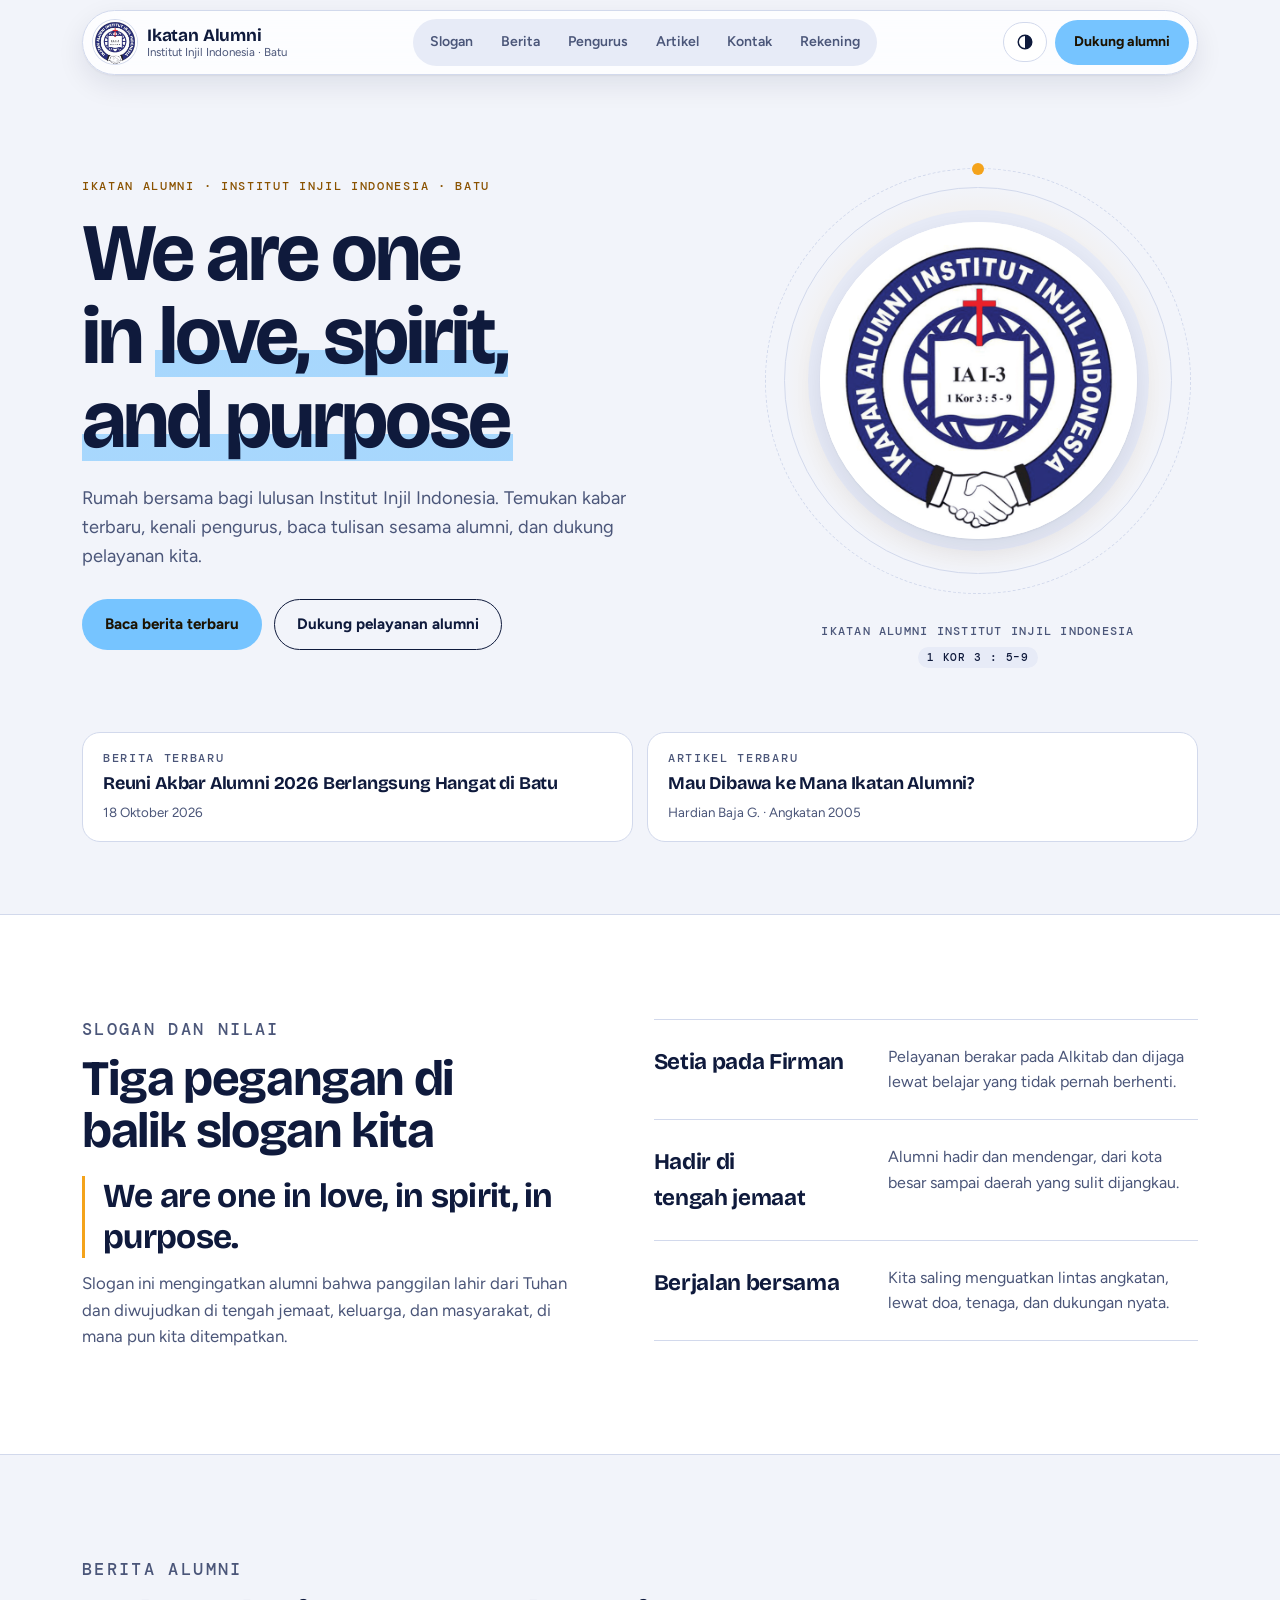
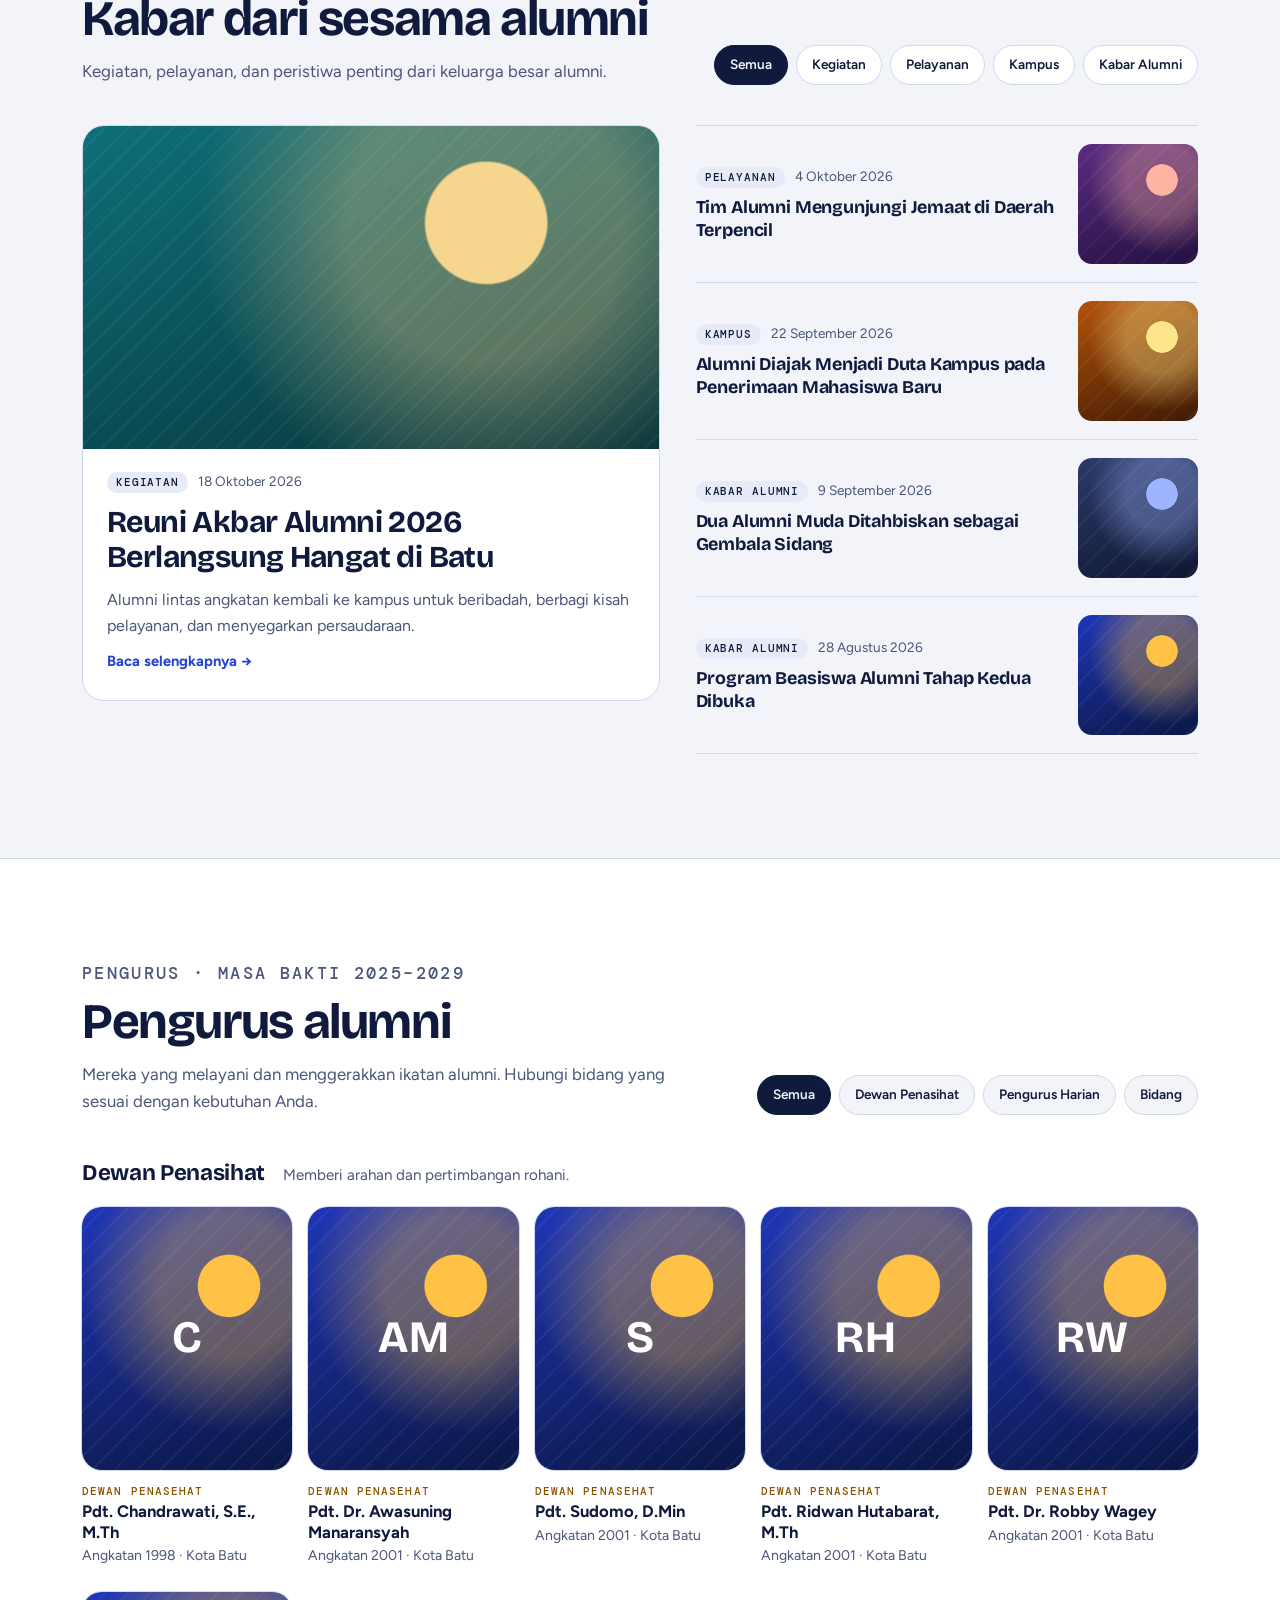
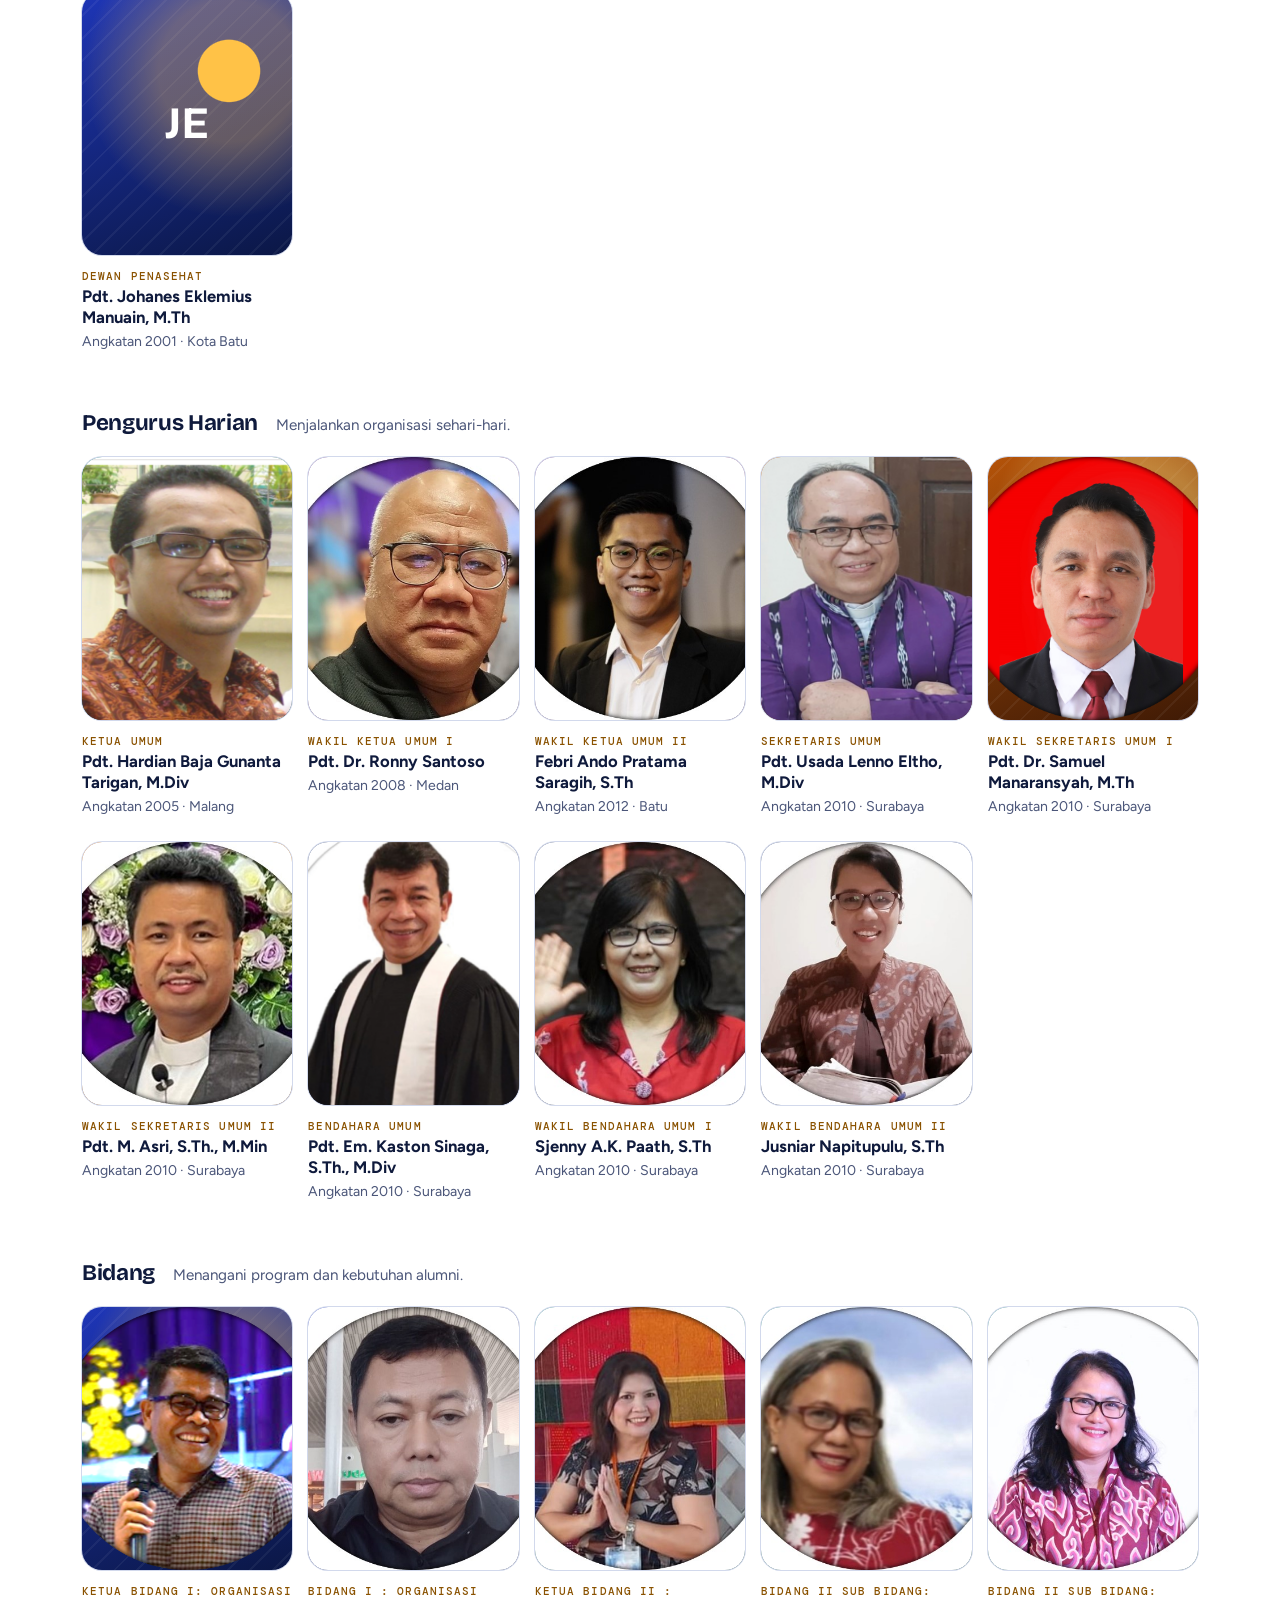
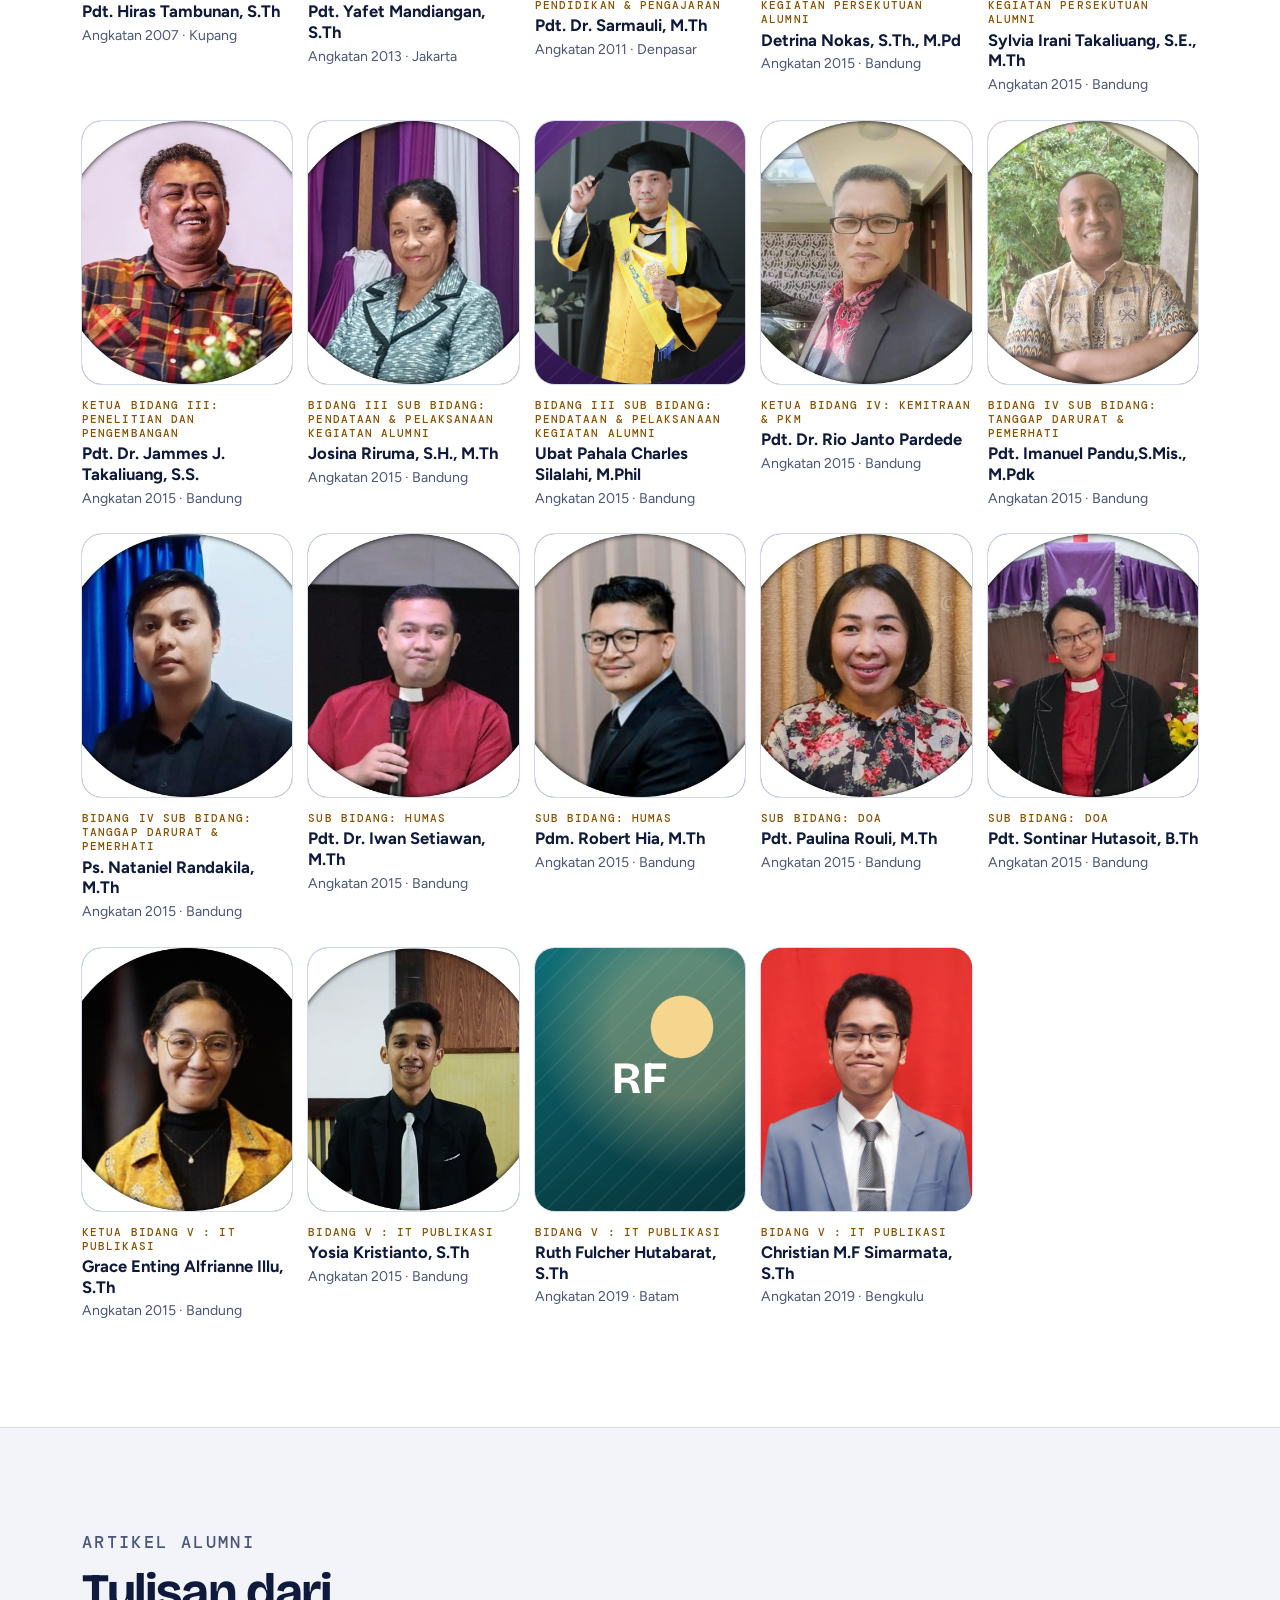
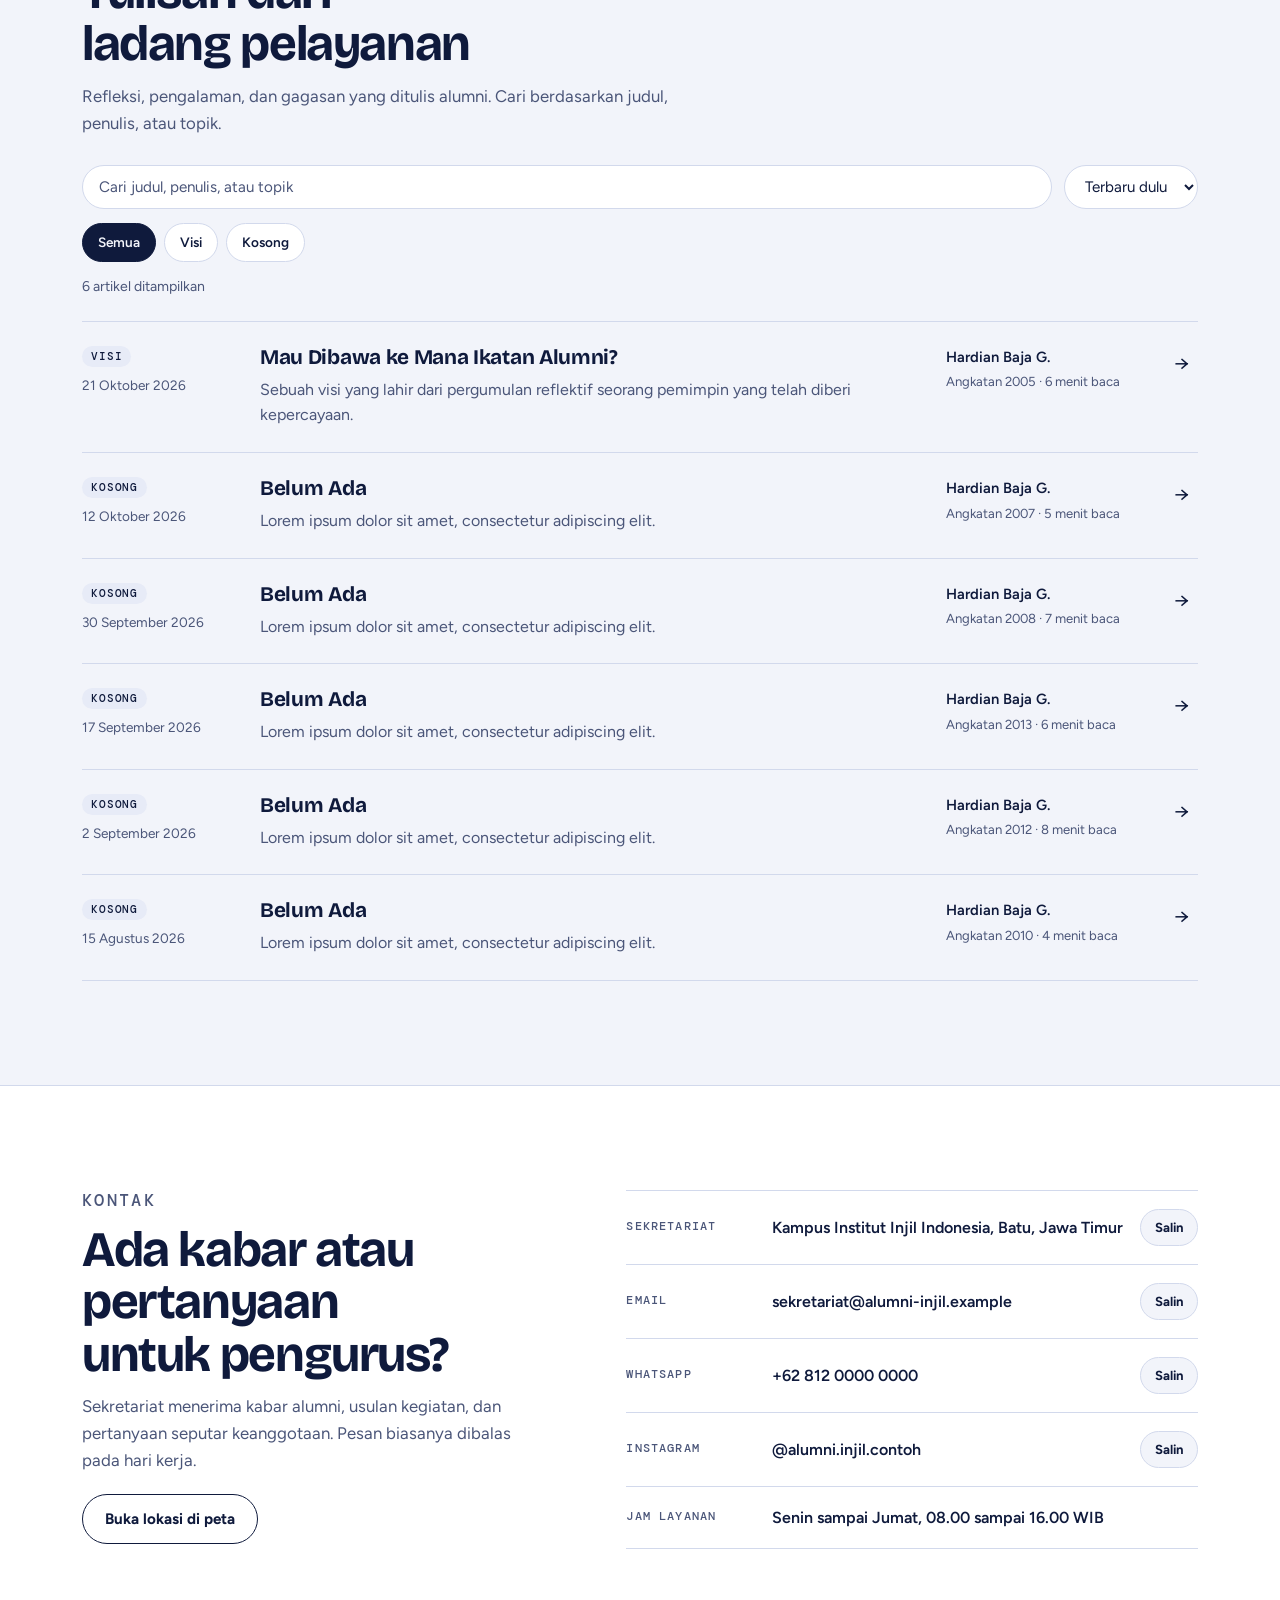
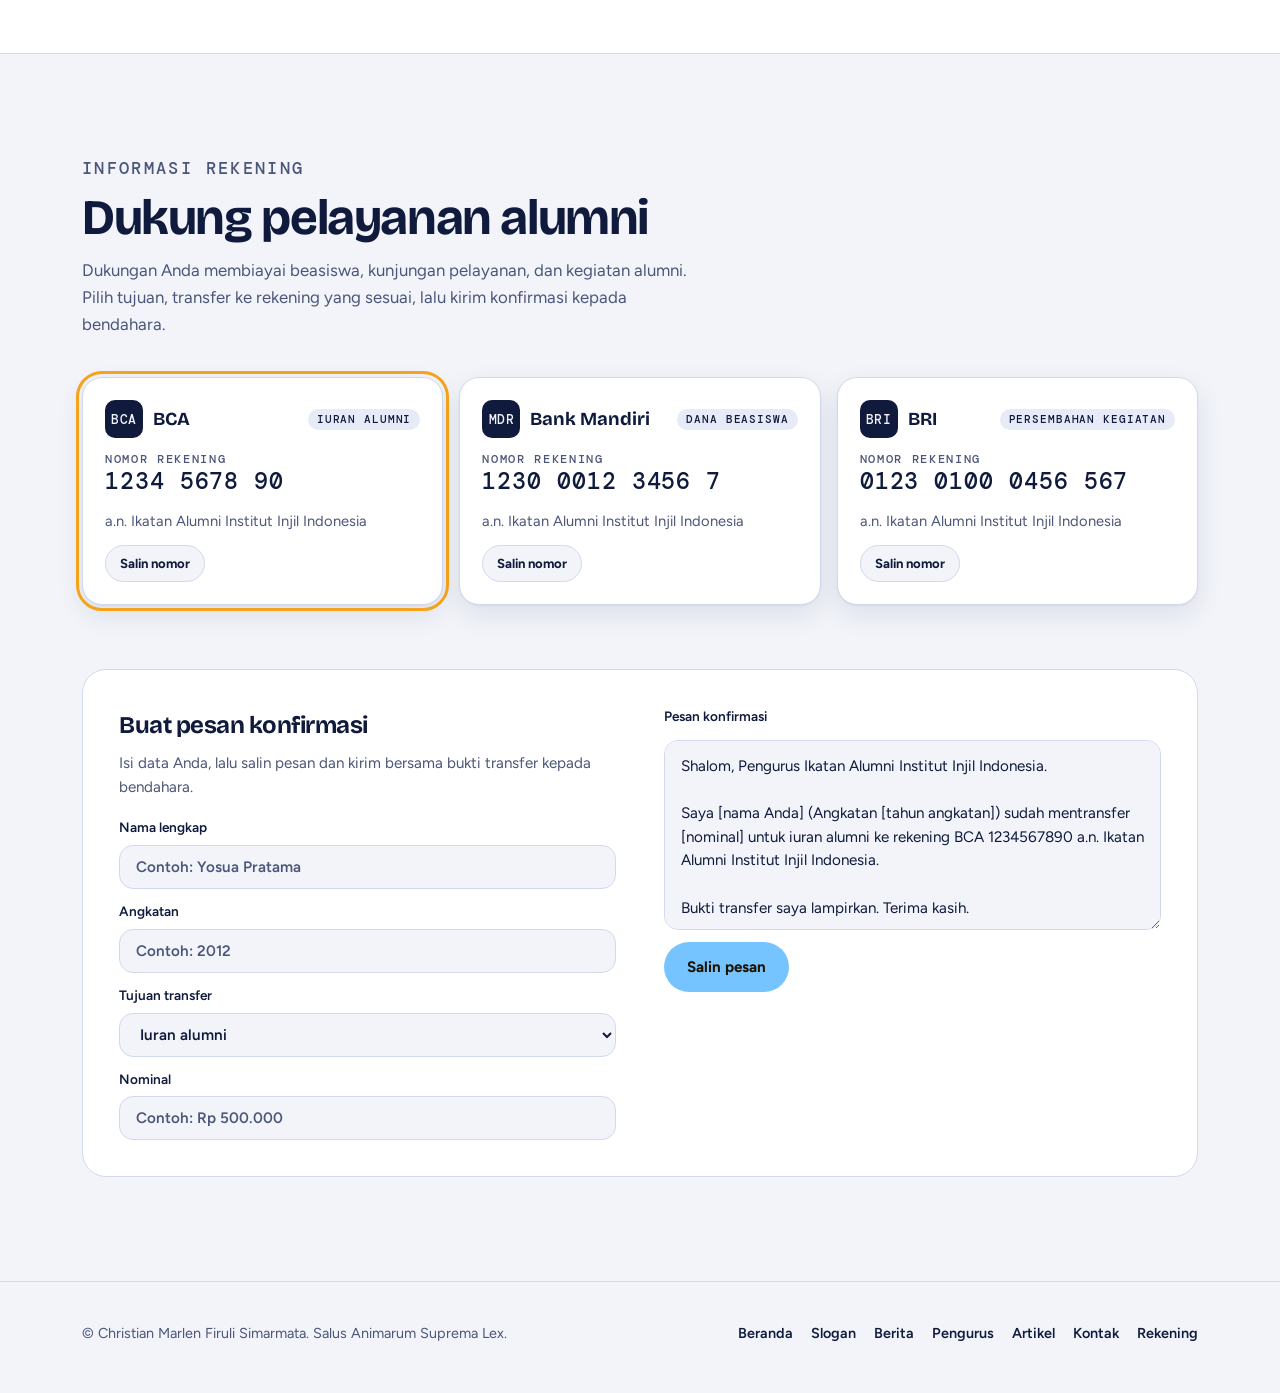
<file: index.html>
<!doctype html>
<html lang="id">
  <head>
    <meta charset="utf-8" />
    <meta
      name="viewport"
      content="width=device-width, initial-scale=1, viewport-fit=cover"
    />
    <title>IA I-3</title>
    <link
      rel="stylesheet"
      href="https://fonts.googleapis.com/css2?family=Bricolage+Grotesque:opsz,wght@12..96,500..800&family=DM+Mono:wght@400;500&family=Figtree:wght@400;500;600;700&display=swap"
    />
    <link rel="stylesheet" href="css/index.css" />
    <script src="js/index.js" defer></script>
  </head>
  <body>
    <a class="skip" href="#main">Lewati ke konten</a>

    <!--div class="notice" id="notice" role="note" hidden>
      <div class="wrap notice-in">
        <p>
          Mode contoh: nama, foto, dan nomor rekening di halaman ini masih data
          sampel. Ganti isi <code>CONTENT</code> di bagian bawah file sebelum
          dipakai.
        </p>
        <button type="button" data-action="dismiss-notice">Tutup</button>
      </div>
    </div-->

    <header class="site-header">
      <div class="wrap">
        <div class="dock">
          <a
            class="brand"
            href="#beranda"
            aria-label="Alumni Institut Injil Indonesia, ke beranda"
          >
            <span class="brand-logo" id="brandLogo"></span>
            <span class="brand-text"
              ><b>Ikatan Alumni</b
              ><span>Institut Injil Indonesia · Batu</span></span
            >
          </a>
          <nav
            class="nav-links"
            aria-label="Navigasi utama"
            id="navLinks"
          ></nav>
          <div class="nav-tools">
            <button
              class="icon-btn"
              type="button"
              data-action="theme"
              aria-label="Ganti tema terang atau gelap"
            >
              <svg
                width="18"
                height="18"
                viewBox="0 0 24 24"
                aria-hidden="true"
              >
                <circle
                  cx="12"
                  cy="12"
                  r="9"
                  fill="none"
                  stroke="currentColor"
                  stroke-width="2"
                />
                <path d="M12 3a9 9 0 0 1 0 18z" fill="currentColor" />
              </svg>
            </button>
            <a class="btn btn-primary nav-cta" href="#rekening"
              >Dukung alumni</a
            >
            <button
              class="icon-btn menu-btn"
              type="button"
              data-action="menu"
              aria-expanded="false"
              aria-controls="mobileMenu"
            >
              <span class="bars" aria-hidden="true"></span
              ><span class="menu-label">Menu</span>
            </button>
          </div>
        </div>
        <nav
          class="sheet"
          id="mobileMenu"
          aria-label="Navigasi seluler"
          hidden
        ></nav>
      </div>
    </header>

    <main id="main">
      <section class="hero" id="beranda" data-spy>
        <div class="wrap">
          <div class="hero-grid">
            <div class="hero-copy">
              <p class="eyebrow" id="heroEyebrow"></p>
              <h1 id="heroTitle"></h1>
              <p class="lede" id="heroLede"></p>
              <div class="cta-row">
                <a class="btn btn-primary" href="#berita"
                  >Baca berita terbaru</a
                >
                <a class="btn btn-ghost" href="#rekening"
                  >Dukung pelayanan alumni</a
                >
              </div>
            </div>
            <div class="hero-art">
              <div class="stage">
                <span class="ring ring-a" aria-hidden="true"></span>
                <span class="ring ring-b" aria-hidden="true"></span>
                <div class="plate" id="heroLogo"></div>
              </div>
              <p class="stage-cap" id="logoCap"></p>
            </div>
          </div>
          <div class="latest" id="latest"></div>
        </div>
      </section>

      <section class="section band" id="slogan" data-spy>
        <div class="wrap slogan-grid">
          <div class="sec-head">
            <p class="eyebrow">Slogan dan nilai</p>
            <h2 id="sloganHead"></h2>
            <blockquote class="slogan-big" id="sloganMain"></blockquote>
            <p id="sloganText"></p>
          </div>
          <ul class="values" id="values"></ul>
        </div>
      </section>

      <section class="section" id="berita" data-spy>
        <div class="wrap">
          <div class="sec-top">
            <div class="sec-head">
              <p class="eyebrow">Berita alumni</p>
              <h2>Kabar dari sesama alumni</h2>
              <p>
                Kegiatan, pelayanan, dan peristiwa penting dari keluarga besar
                alumni.
              </p>
            </div>
            <div
              class="chips"
              id="newsFilters"
              role="group"
              aria-label="Saring berita berdasarkan kategori"
            ></div>
          </div>
          <div class="news-grid" id="news"></div>
        </div>
      </section>

      <section class="section band" id="pengurus" data-spy>
        <div class="wrap">
          <div class="sec-top">
            <div class="sec-head">
              <p class="eyebrow" id="boardPeriod"></p>
              <h2>Pengurus alumni</h2>
              <p>
                Mereka yang melayani dan menggerakkan ikatan alumni. Hubungi
                bidang yang sesuai dengan kebutuhan Anda.
              </p>
            </div>
            <div
              class="chips"
              id="boardTabs"
              role="group"
              aria-label="Saring pengurus berdasarkan kelompok"
            ></div>
          </div>
          <div id="board"></div>
        </div>
      </section>

      <section class="section" id="artikel" data-spy>
        <div class="wrap">
          <div class="sec-head" style="margin-bottom: 28px">
            <p class="eyebrow">Artikel alumni</p>
            <h2>Tulisan dari ladang pelayanan</h2>
            <p>
              Refleksi, pengalaman, dan gagasan yang ditulis alumni. Cari
              berdasarkan judul, penulis, atau topik.
            </p>
          </div>
          <div class="tools">
            <div class="tools-row">
              <input
                class="field search"
                id="artSearch"
                type="search"
                placeholder="Cari judul, penulis, atau topik"
                aria-label="Cari artikel"
                autocomplete="off"
              />
              <select class="field" id="artSort" aria-label="Urutkan artikel">
                <option value="new">Terbaru dulu</option>
                <option value="old">Terlama dulu</option>
              </select>
            </div>
            <div
              class="chips"
              id="artTags"
              role="group"
              aria-label="Saring artikel berdasarkan topik"
            ></div>
            <p
              class="result-count"
              id="artCount"
              role="status"
              aria-live="polite"
            ></p>
          </div>
          <div class="a-list" id="articles"></div>
        </div>
      </section>

      <section class="section band" id="kontak" data-spy>
        <div class="wrap contact-grid">
          <div class="sec-head">
            <p class="eyebrow">Kontak</p>
            <h2>Ada kabar atau pertanyaan untuk pengurus?</h2>
            <p id="contactText"></p>
            <div class="cta-row">
              <a
                class="btn btn-ghost"
                id="mapLink"
                href="#kontak"
                target="_blank"
                rel="noopener"
                >Buka lokasi di peta</a
              >
            </div>
          </div>
          <dl class="c-list" id="contacts"></dl>
        </div>
      </section>

      <section class="section" id="rekening" data-spy>
        <div class="wrap">
          <div class="sec-head" style="margin-bottom: clamp(24px, 4vw, 40px)">
            <p class="eyebrow">Informasi rekening</p>
            <h2>Dukung pelayanan alumni</h2>
            <p id="bankText"></p>
          </div>
          <div class="bank-grid" id="banks"></div>
          <div class="confirm">
            <div>
              <h3>Buat pesan konfirmasi</h3>
              <p class="hint">
                Isi data Anda, lalu salin pesan dan kirim bersama bukti transfer
                kepada bendahara.
              </p>
              <div class="form">
                <label for="f-nama"
                  >Nama lengkap<input
                    class="field"
                    id="f-nama"
                    type="text"
                    placeholder="Contoh: Yosua Pratama"
                    autocomplete="off"
                /></label>
                <label for="f-angk"
                  >Angkatan<input
                    class="field"
                    id="f-angk"
                    type="text"
                    inputmode="numeric"
                    placeholder="Contoh: 2012"
                    autocomplete="off"
                /></label>
                <label for="f-tujuan"
                  >Tujuan transfer<select class="field" id="f-tujuan"></select
                ></label>
                <label for="f-nominal"
                  >Nominal<input
                    class="field"
                    id="f-nominal"
                    type="text"
                    placeholder="Contoh: Rp 500.000"
                    autocomplete="off"
                /></label>
              </div>
            </div>
            <div class="out">
              <label for="f-out" style="font-weight: 600; font-size: 0.85rem"
                >Pesan konfirmasi</label
              >
              <textarea class="field" id="f-out" readonly></textarea>
              <div>
                <button
                  class="btn btn-primary"
                  type="button"
                  data-action="copy-msg"
                >
                  Salin pesan
                </button>
              </div>
            </div>
          </div>
        </div>
      </section>
    </main>

    <footer class="site-footer">
      <div class="wrap foot">
        <p id="footText"></p>
        <nav aria-label="Navigasi footer" id="footNav"></nav>
      </div>
    </footer>

    <!-- Pembaca berita dan artikel -->
    <div
      class="overlay"
      id="reader"
      hidden
      role="dialog"
      aria-modal="true"
      aria-labelledby="rdTitle"
    >
      <article class="panel reader">
        <div class="rd-top">
          <span class="eyebrow" id="rdKicker"></span>
          <button class="icon-btn" type="button" data-close>Tutup</button>
        </div>
        <div class="rd-in">
          <div class="rd-media" id="rdMedia" hidden></div>
          <h3 id="rdTitle"></h3>
          <p class="meta-line" id="rdMeta"></p>
          <div class="rd-body" id="rdBody"></div>
          <div class="rd-actions" id="rdAction" hidden></div>
        </div>
      </article>
    </div>

    <div class="toast" id="toast" role="status" aria-live="polite"></div>

    <noscript
      ><p style="padding: 24px">
        Halaman ini memerlukan JavaScript untuk menampilkan konten.
      </p></noscript
    >
  </body>
</html>
</file>
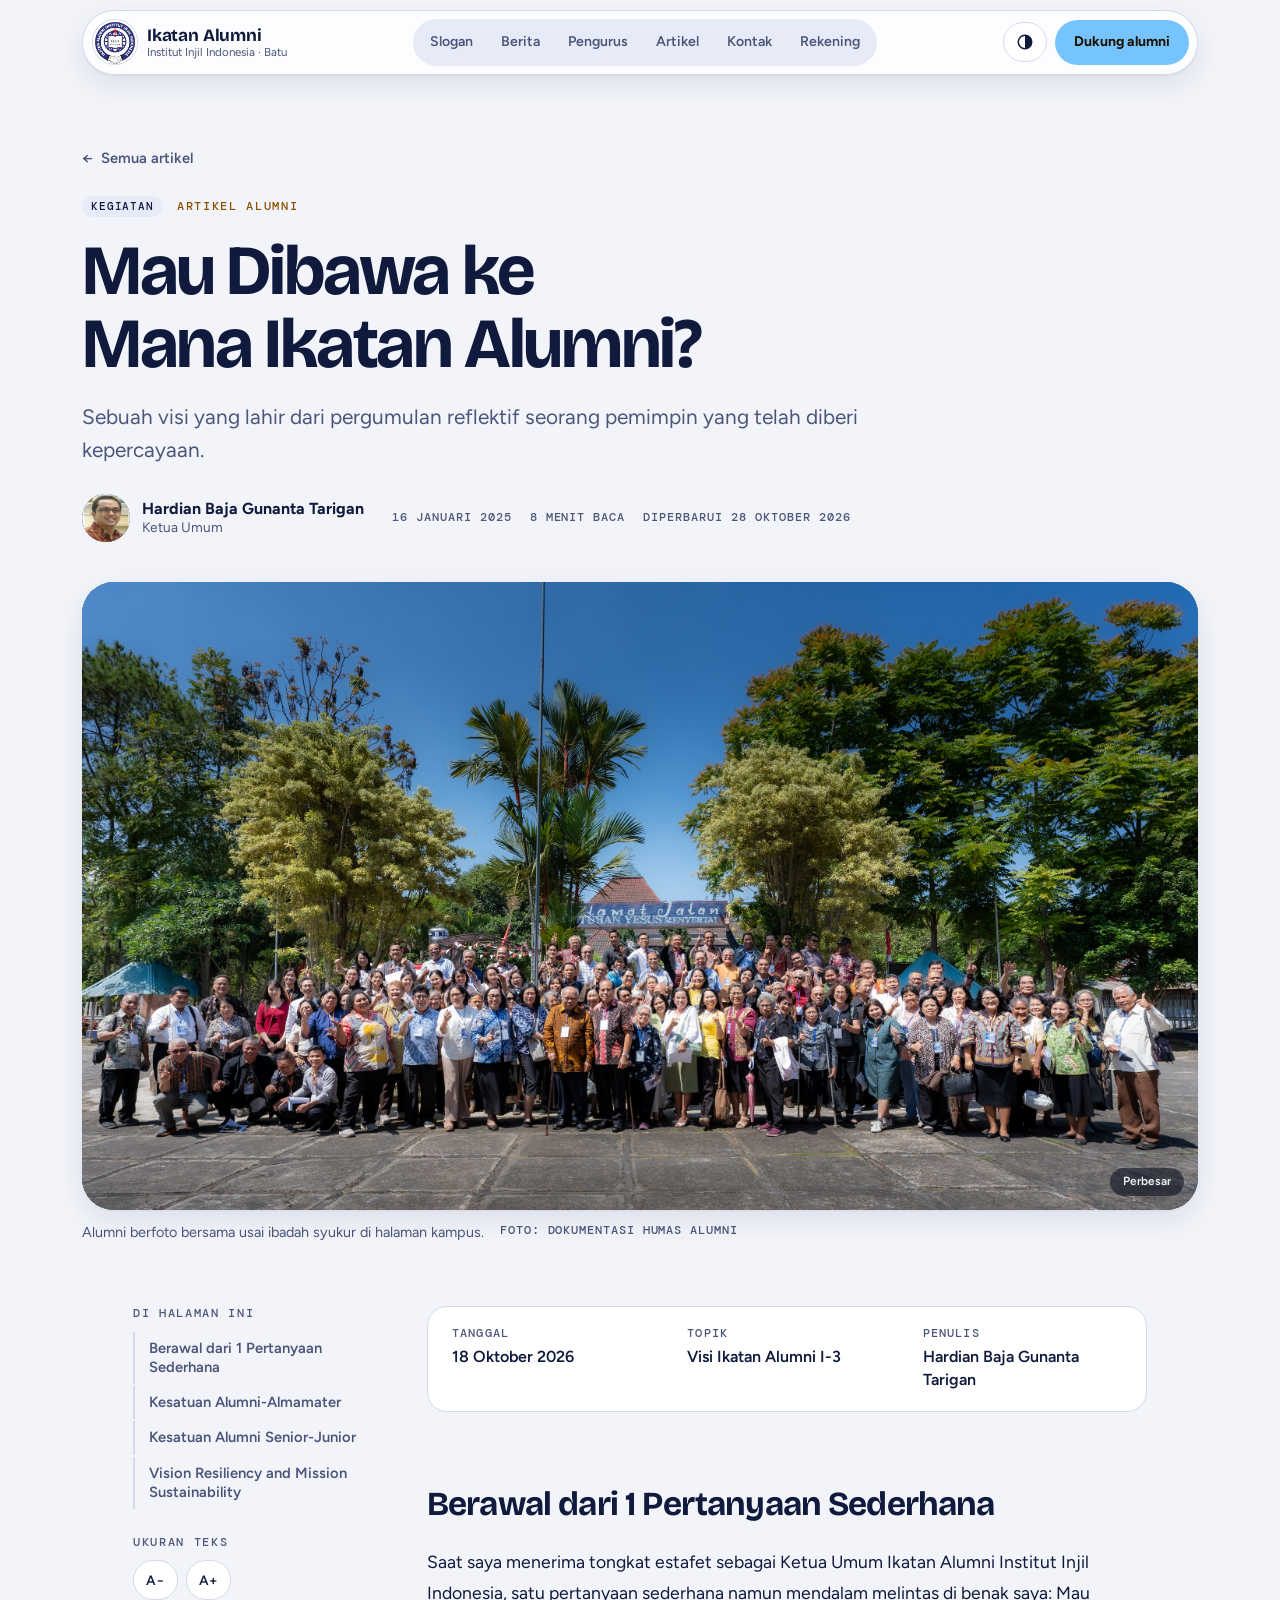
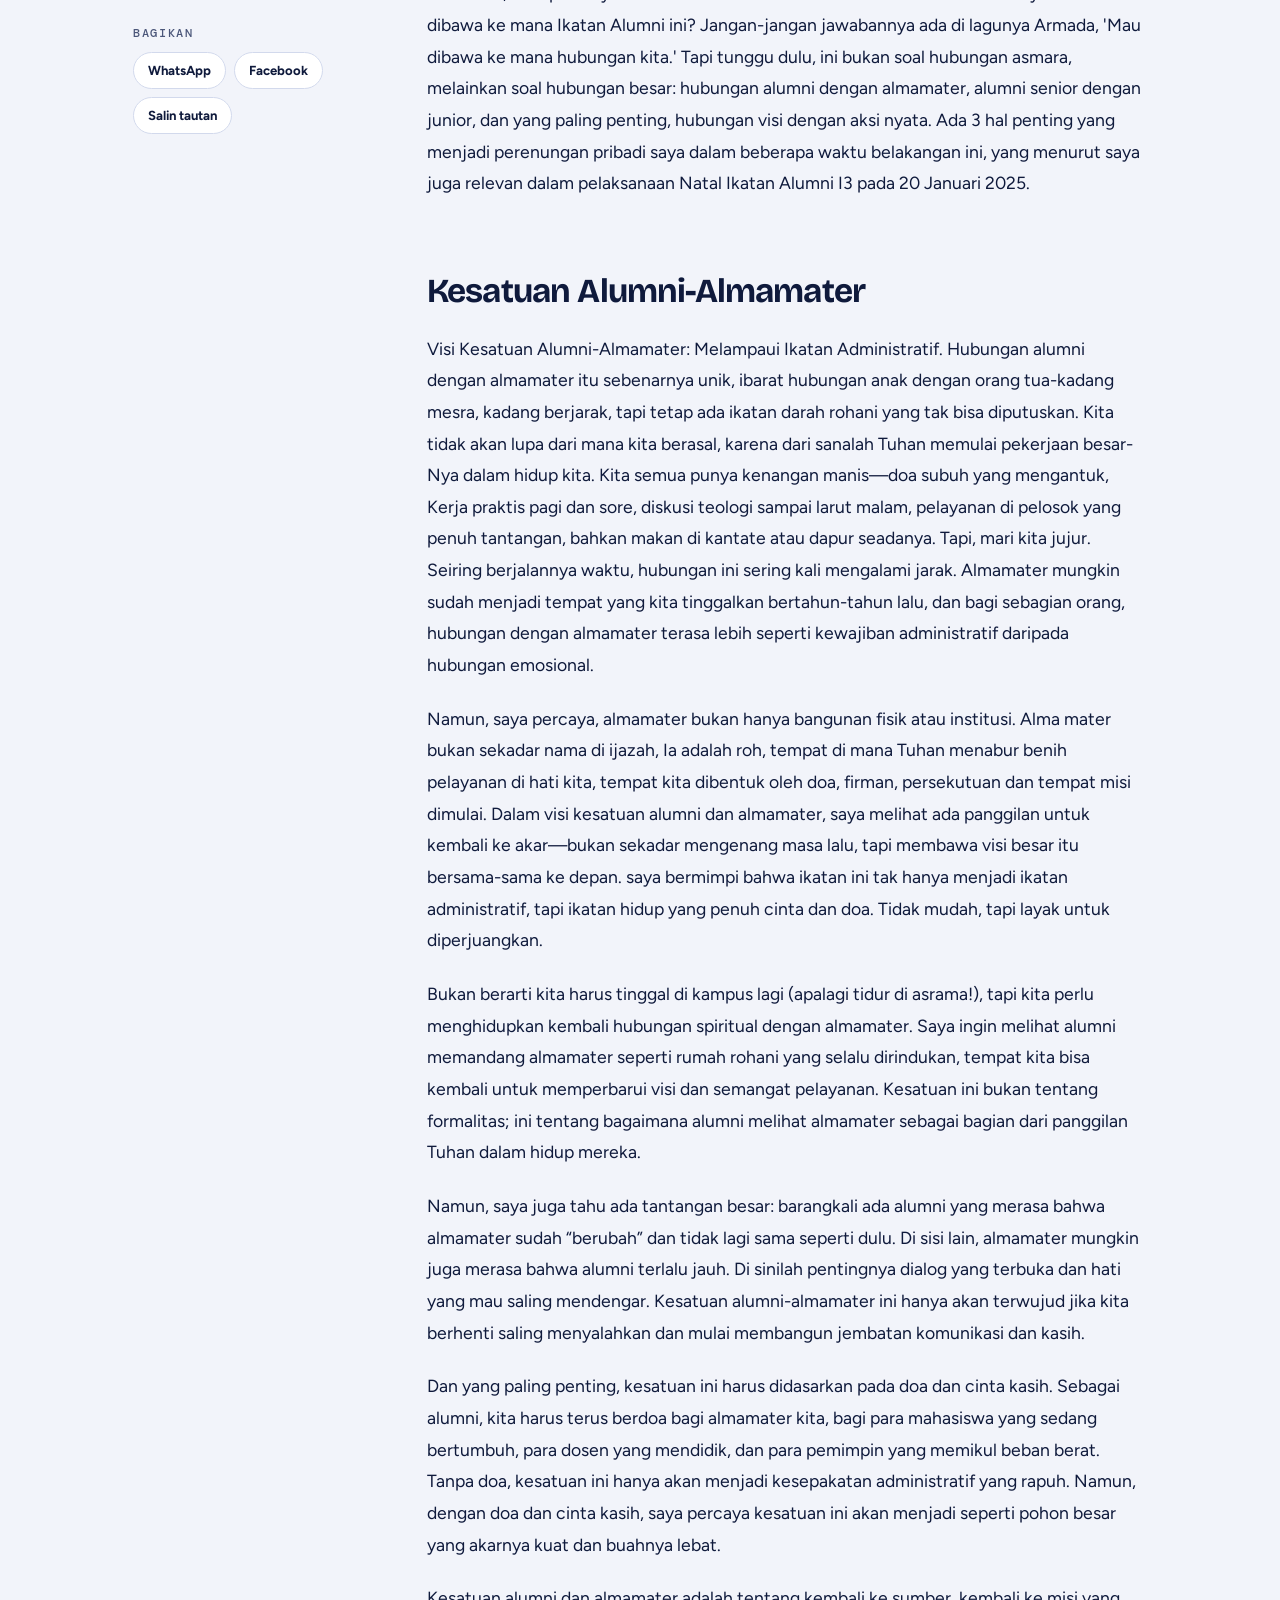
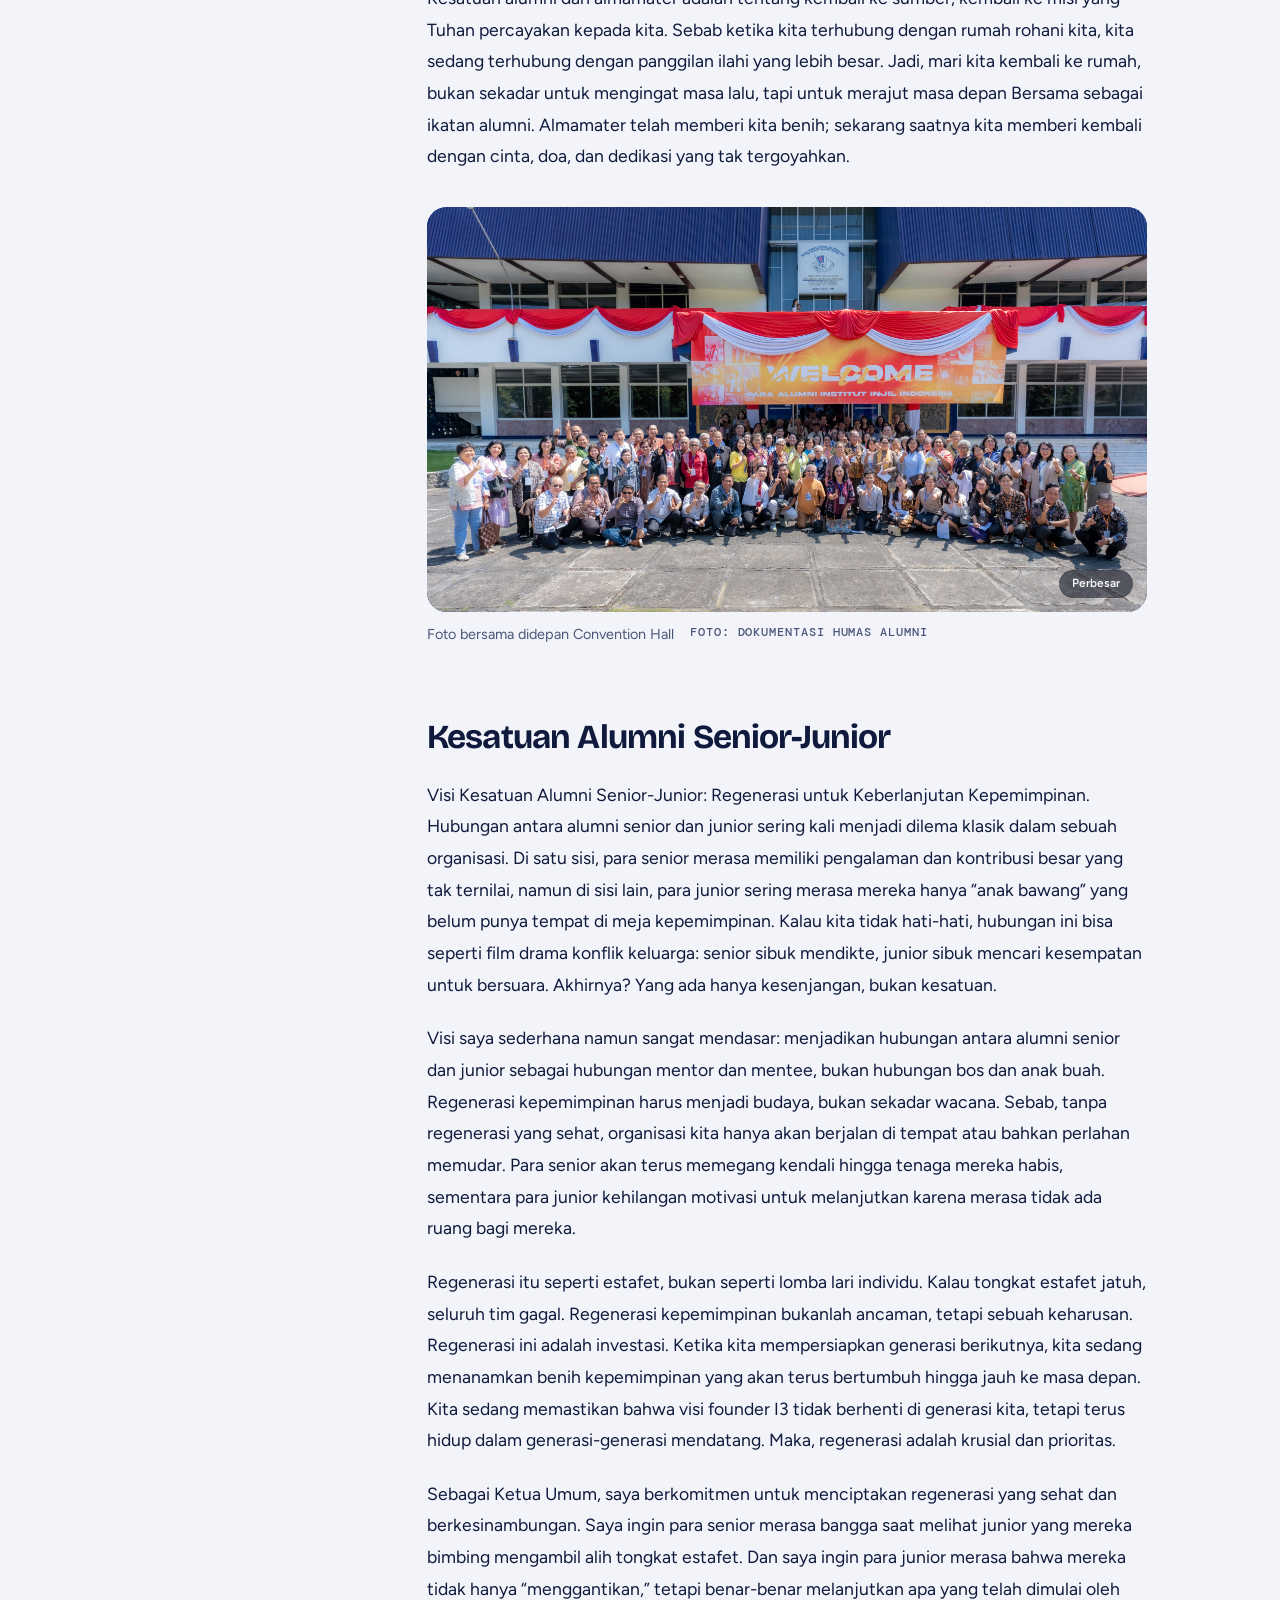
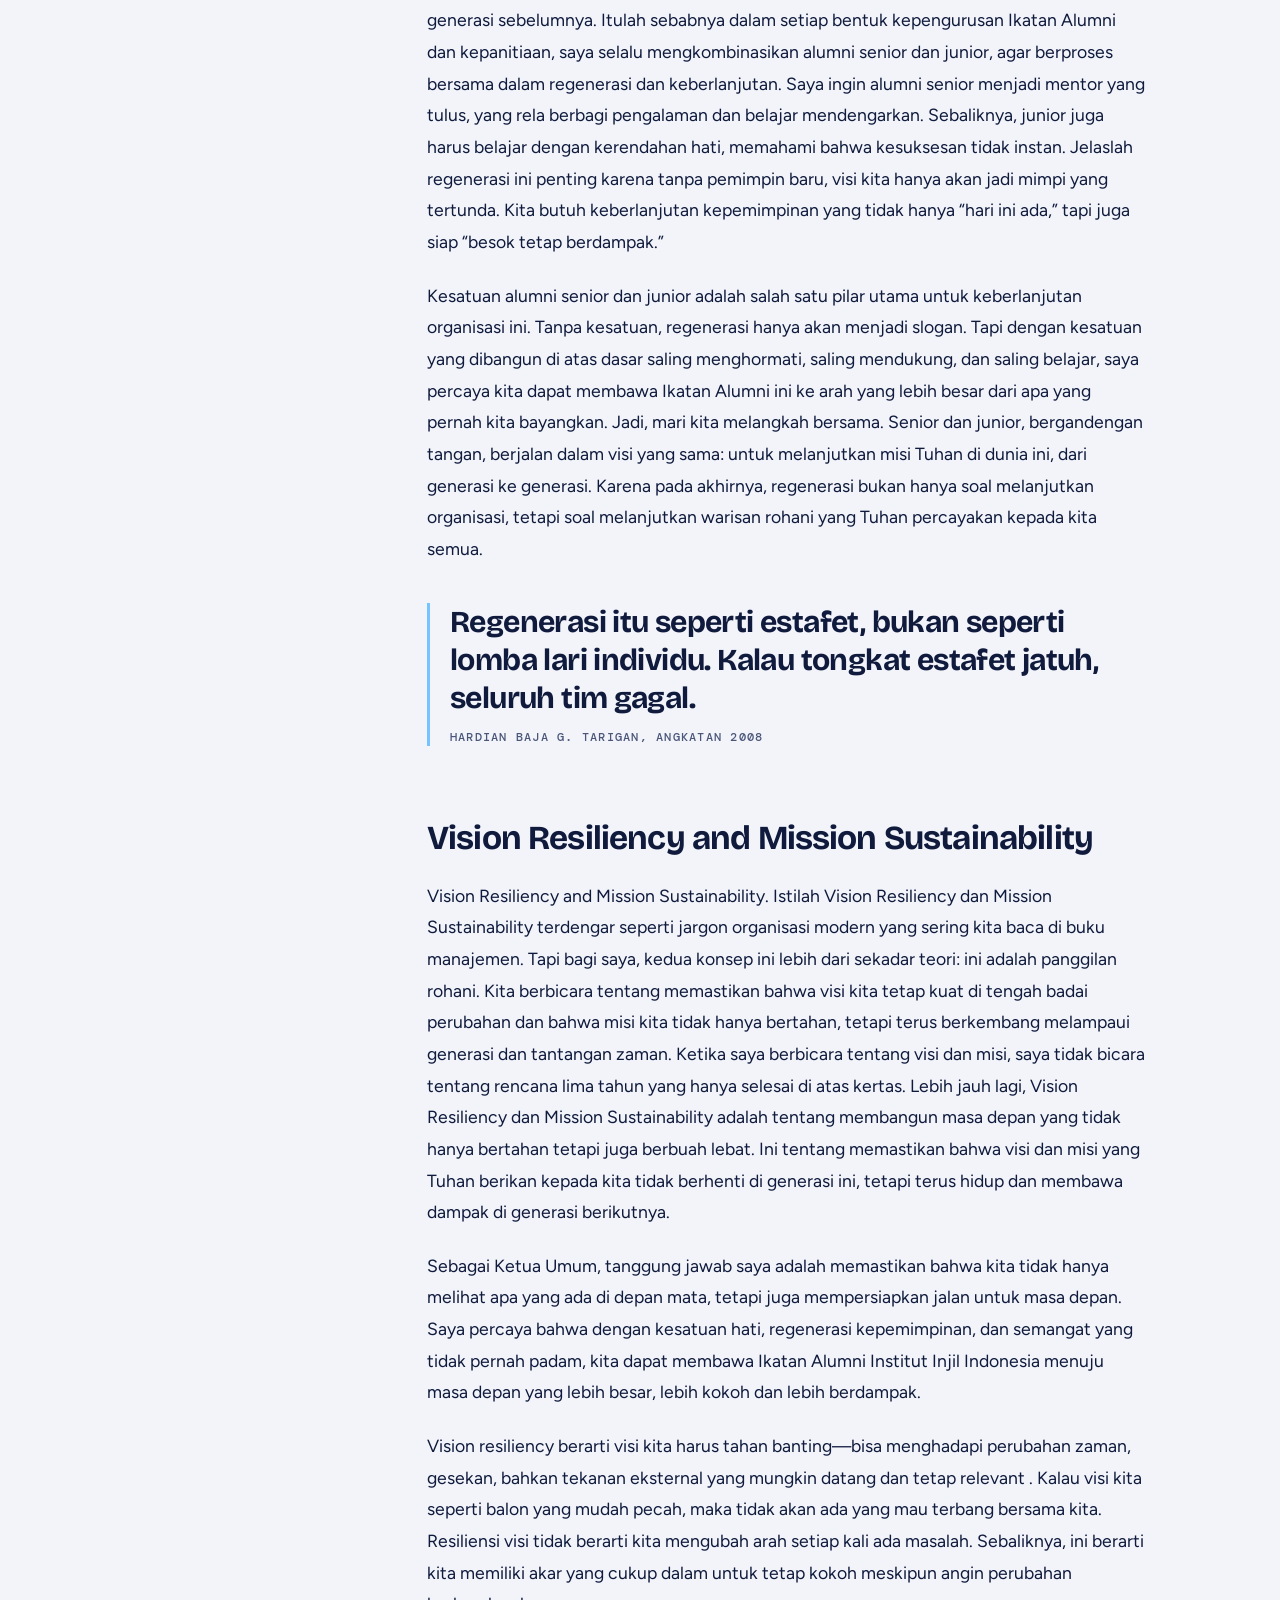
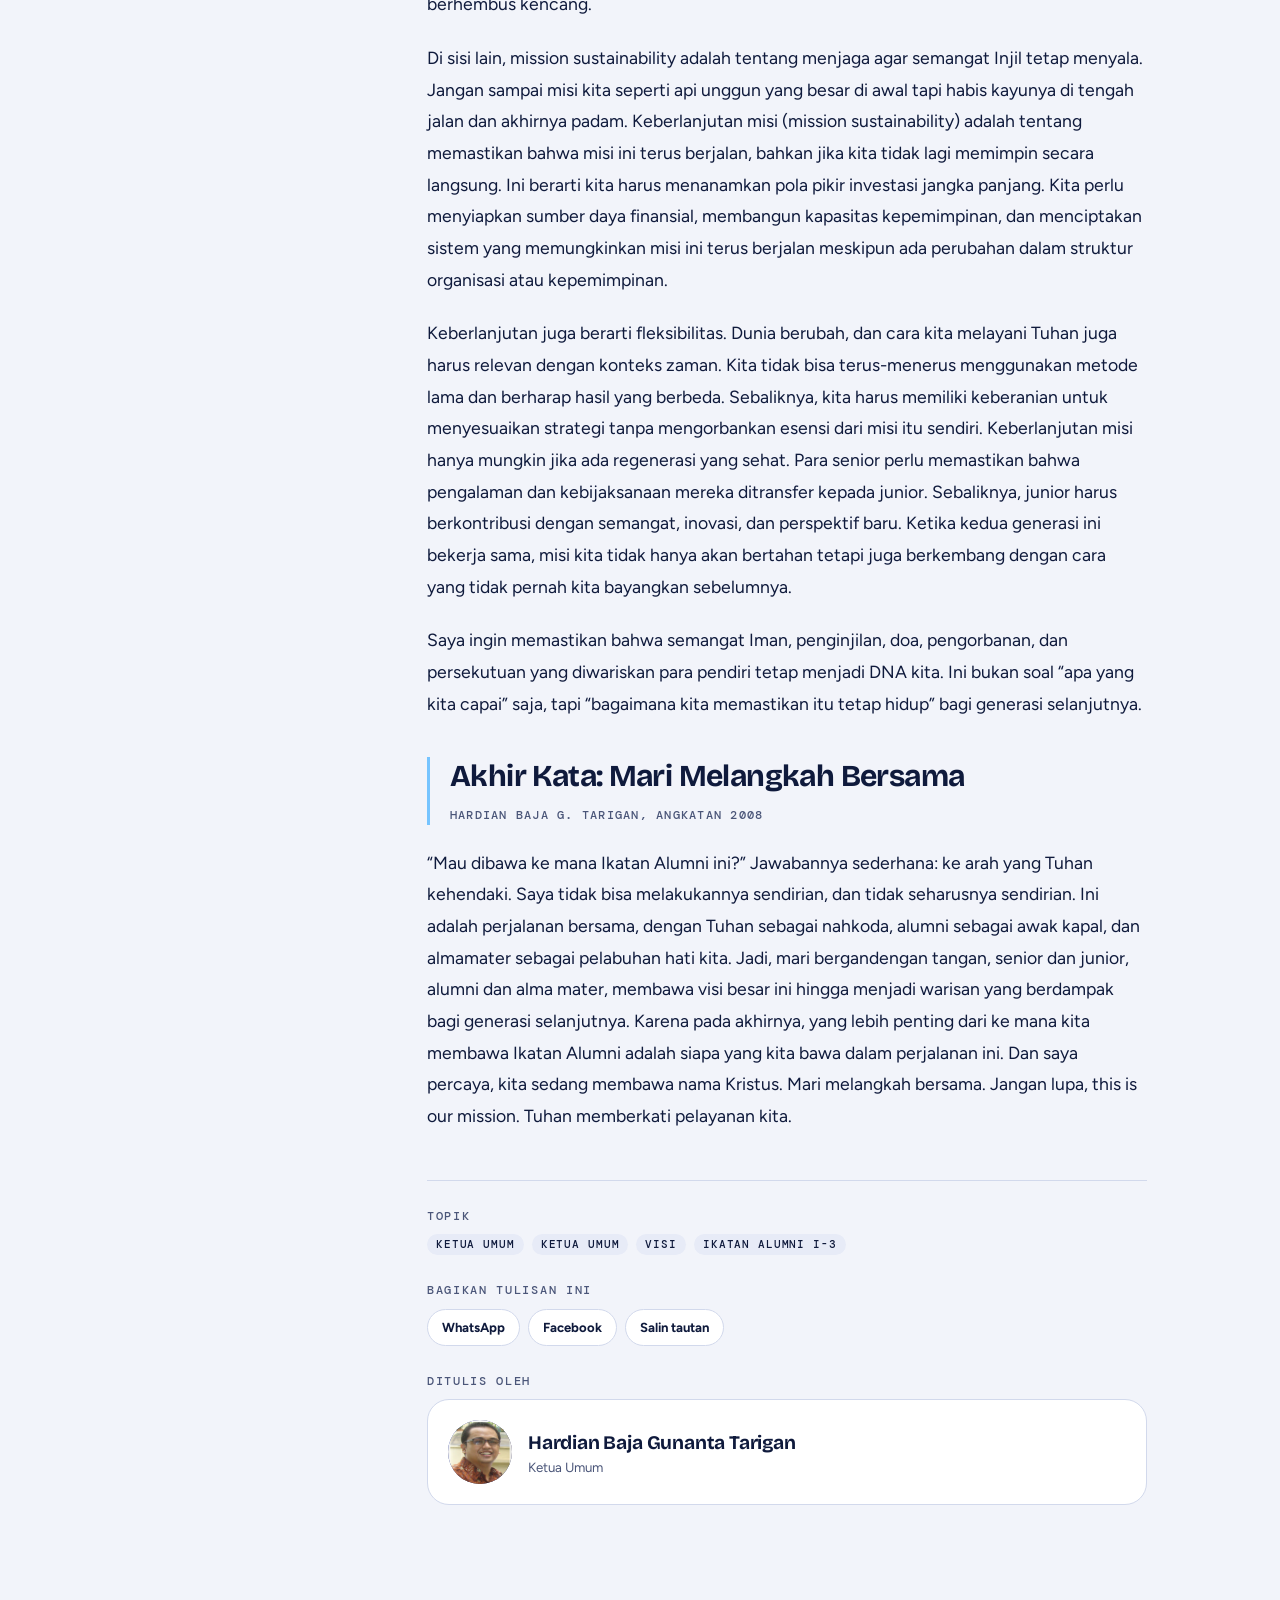
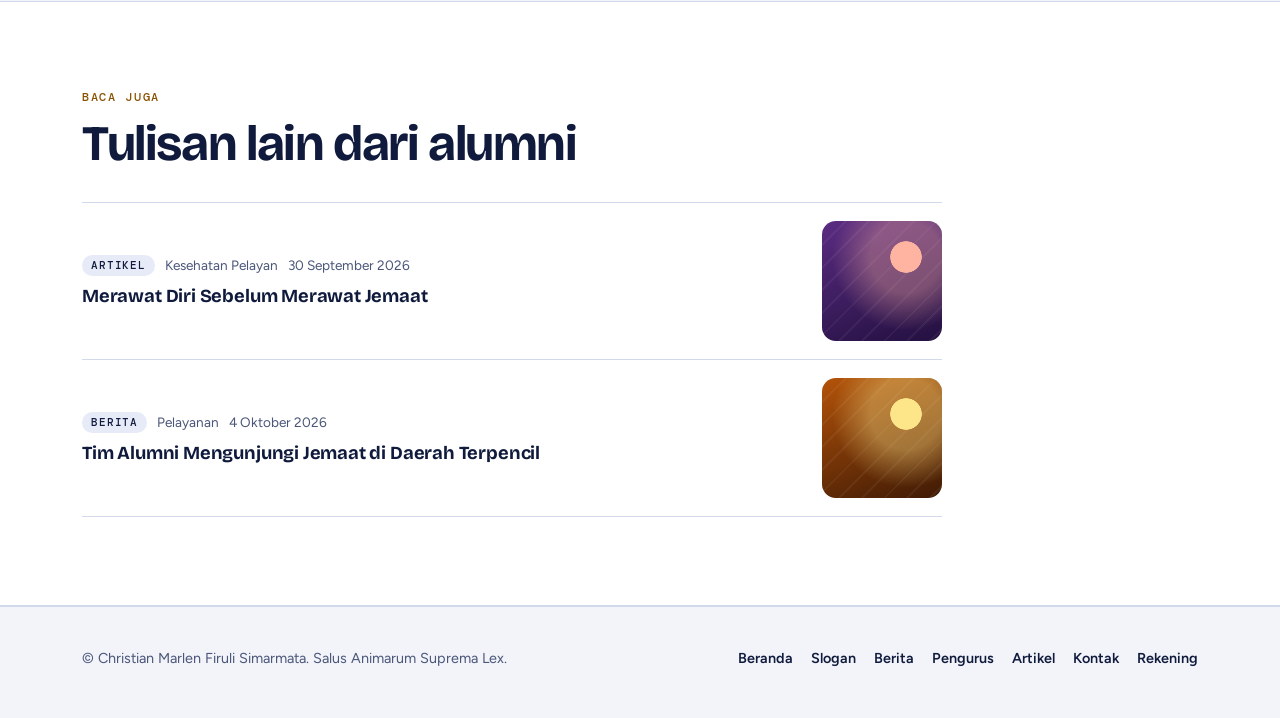
<file: article1.html>
<!doctype html>
<html lang="id">
  <head>
    <meta charset="utf-8" />
    <meta
      name="viewport"
      content="width=device-width, initial-scale=1, viewport-fit=cover"
    />
    <title>Mau Dibawa ke Mana Ikatan Alumni? · Alumni I-3</title>
    <link
      rel="stylesheet"
      href="https://fonts.googleapis.com/css2?family=Bricolage+Grotesque:opsz,wght@12..96,500..800&family=DM+Mono:wght@400;500&family=Figtree:wght@400;500;600;700&display=swap"
    />
    <link rel="stylesheet" href="css/article-news.css" />
    <script src="js/article-news.js" defer></script>
  </head>
  <body>
    <a class="skip" href="#isi">Lewati ke isi tulisan</a>

    <!--div class="notice" id="notice" role="note" hidden>
      <div class="wrap notice-in">
        <p>
          Mode contoh: judul, isi, foto, dan nama di halaman ini masih data
          sampel. Ganti isi <code>CONTENT</code> di bagian bawah file ini.
        </p>
        <button type="button" data-action="dismiss-notice">Tutup</button>
      </div>
    </div-->

    <header class="site-header">
      <div class="wrap">
        <div class="dock">
          <a
            class="brand"
            id="brandLink"
            data-nav
            href="#"
            aria-label="Alumni Institut Injil Indonesia, ke beranda"
          >
            <span class="brand-logo" id="brandLogo"></span>
            <span class="brand-text"
              ><b>Ikatan Alumni</b
              ><span>Institut Injil Indonesia · Batu</span></span
            >
          </a>
          <nav
            class="nav-links"
            aria-label="Navigasi utama"
            id="navLinks"
          ></nav>
          <div class="nav-tools">
            <button
              class="icon-btn"
              type="button"
              data-action="theme"
              aria-label="Ganti tema terang atau gelap"
            >
              <svg
                width="18"
                height="18"
                viewBox="0 0 24 24"
                aria-hidden="true"
              >
                <circle
                  cx="12"
                  cy="12"
                  r="9"
                  fill="none"
                  stroke="currentColor"
                  stroke-width="2"
                />
                <path d="M12 3a9 9 0 0 1 0 18z" fill="currentColor" />
              </svg>
            </button>
            <a
              class="btn btn-primary nav-cta"
              id="navCta"
              data-nav
              href="#rekening"
              >Dukung alumni</a
            >
            <button
              class="icon-btn menu-btn"
              type="button"
              data-action="menu"
              aria-expanded="false"
              aria-controls="mobileMenu"
            >
              <span class="bars" aria-hidden="true"></span
              ><span class="menu-label">Menu</span>
            </button>
          </div>
          <span class="progress" aria-hidden="true"><i id="progress"></i></span>
        </div>
        <nav
          class="sheet"
          id="mobileMenu"
          aria-label="Navigasi seluler"
          hidden
        ></nav>
      </div>
    </header>

    <main id="main">
      <article id="post">
        <header class="post-head">
          <div class="wrap">
            <div class="in" id="postHead"></div>
          </div>
        </header>

        <div class="wrap">
          <div class="cover" id="cover"></div>
        </div>

        <div class="post-body">
          <div class="wrap">
            <div class="post-grid">
              <aside class="side" aria-label="Alat baca">
                <nav class="side-block toc" id="tocBox" aria-label="Daftar isi">
                  <p class="eyebrow">Di halaman ini</p>
                  <ol id="tocList"></ol>
                </nav>
                <div class="side-block">
                  <p class="eyebrow">Ukuran teks</p>
                  <div class="size-ctl">
                    <button
                      class="icon-btn"
                      type="button"
                      data-action="size"
                      data-d="-1"
                      id="sizeDown"
                      aria-label="Perkecil teks"
                    >
                      A−
                    </button>
                    <button
                      class="icon-btn"
                      type="button"
                      data-action="size"
                      data-d="1"
                      id="sizeUp"
                      aria-label="Perbesar teks"
                    >
                      A+
                    </button>
                    <output id="sizeLabel" aria-live="polite"></output>
                  </div>
                </div>
                <div class="side-block">
                  <p class="eyebrow">Bagikan</p>
                  <div class="share" id="shareSide"></div>
                </div>
              </aside>

              <div id="isi" tabindex="-1">
                <dl class="facts" id="facts"></dl>
                <div class="prose" id="prose"></div>
                <div class="endmatter" id="endmatter"></div>
              </div>
            </div>
          </div>
        </div>
      </article>

      <section class="section band" id="terkait" hidden>
        <div class="wrap">
          <div class="sec-head">
            <p class="eyebrow">Baca juga</p>
            <h2>Tulisan lain dari alumni</h2>
          </div>
          <div class="rel-list" id="related"></div>
        </div>
      </section>
    </main>

    <footer class="site-footer">
      <div class="wrap foot">
        <p id="footText"></p>
        <nav aria-label="Navigasi footer" id="footNav"></nav>
      </div>
    </footer>

    <!-- Pratinjau foto -->
    <div
      class="overlay"
      id="lightbox"
      hidden
      role="dialog"
      aria-modal="true"
      aria-label="Pratinjau foto"
    >
      <div class="panel lb-panel">
        <button
          class="icon-btn lb-close"
          type="button"
          data-close
          aria-label="Tutup pratinjau"
        >
          Tutup
        </button>
        <div class="lb-media" id="lbMedia"></div>
        <div class="lb-cap" id="lbCap"></div>
        <div class="lb-ctl">
          <button
            class="icon-btn"
            type="button"
            data-action="lb-prev"
            id="lbPrev"
          >
            Sebelumnya
          </button>
          <span class="result-count" id="lbCount" aria-live="polite"></span>
          <button
            class="icon-btn"
            type="button"
            data-action="lb-next"
            id="lbNext"
          >
            Berikutnya
          </button>
        </div>
      </div>
    </div>

    <div class="toast" id="toast" role="status" aria-live="polite"></div>

    <noscript
      ><p style="padding: 24px">
        Halaman ini memerlukan JavaScript untuk menampilkan konten.
      </p></noscript
    >

    <script>
      /* Data halaman ini. Ganti isinya, simpan, lalu muat ulang di browser.
      - post.type: "berita" atau "artikel". Tanda *bintang* pada title menyorot frasa.
      - Gambar: isi cover.src dan src pada blok "figure" dengan nama berkas gambar,
        dibaca relatif terhadap berkas HTML ini. Kosong = penampung foto.
      - post.blocks: jenis blok h2, p, list, quote, figure. Teks **tebal** memakai dua bintang.
      - post.related[].url: nama berkas HTML lokal, dibuka di tab yang sama.
      - post.link.url: tautan https:// opsional. Kosong = tombol tautan disembunyikan.
      - site.home: halaman utama. Menu di halaman ini membuka bagian-bagiannya. */
      const CONTENT = {
        sampleNotice: true,
        org: {
          short: "Alumni I-3",
          name: "Institut Injil Indonesia",
          fullName: "Ikatan Alumni Institut Injil Indonesia",
          logo: "img/logo.png",
        },
        site: { home: "index.html" },
        post: {
          type: "artikel",
          category: "Kegiatan",
          title: "Mau Dibawa ke Mana Ikatan Alumni?",
          deck: "Sebuah visi yang lahir dari pergumulan reflektif seorang pemimpin yang telah diberi kepercayaan.",
          date: "2025-01-16",
          updated: "2026-10-28",
          byline: {
            name: "Hardian Baja Gunanta Tarigan",
            role: "Ketua Umum",
            photo: "img/pengurus/ketum.png",
          },
          readMin: 0,
          cover: {
            src: "img/art-1a.jpg",
            alt: "Alumni berfoto bersama di halaman kampus",
            caption:
              "Alumni berfoto bersama usai ibadah syukur di halaman kampus.",
            credit: "Dokumentasi Humas Alumni",
            ratio: "16/9",
          },
          facts: [
            {
              label: "Tanggal",
              value: "18 Oktober 2026",
            },
            {
              label: "Topik",
              value: "Visi Ikatan Alumni I-3",
            },
            {
              label: "Penulis",
              value: "Hardian Baja Gunanta Tarigan",
            },
          ],
          blocks: [
            {
              t: "h2",
              text: "Berawal dari 1 Pertanyaan Sederhana",
            },
            {
              t: "p",
              text: "Saat saya menerima tongkat estafet sebagai Ketua Umum Ikatan Alumni Institut Injil Indonesia, satu pertanyaan sederhana namun mendalam melintas di benak saya: Mau dibawa ke mana Ikatan Alumni ini? Jangan-jangan jawabannya ada di lagunya Armada, 'Mau dibawa ke mana hubungan kita.' Tapi tunggu dulu, ini bukan soal hubungan asmara, melainkan soal hubungan besar: hubungan alumni dengan almamater, alumni senior dengan junior, dan yang paling penting, hubungan visi dengan aksi nyata. Ada 3 hal penting yang menjadi perenungan pribadi saya dalam beberapa waktu belakangan ini, yang menurut saya juga relevan dalam pelaksanaan Natal Ikatan Alumni I3 pada 20 Januari 2025.",
            },
            {
              t: "h2",
              text: "Kesatuan Alumni-Almamater",
            },
            {
              t: "p",
              text: "Visi Kesatuan Alumni-Almamater: Melampaui Ikatan Administratif. Hubungan alumni dengan almamater itu sebenarnya unik, ibarat hubungan anak dengan orang tua-kadang mesra, kadang berjarak, tapi tetap ada ikatan darah rohani yang tak bisa diputuskan. Kita tidak akan lupa dari mana kita berasal, karena dari sanalah Tuhan memulai pekerjaan besar-Nya dalam hidup kita. Kita semua punya kenangan manis—doa subuh yang mengantuk, Kerja praktis pagi dan sore, diskusi teologi sampai larut malam, pelayanan di pelosok yang penuh tantangan, bahkan makan di kantate atau dapur seadanya. Tapi, mari kita jujur. Seiring berjalannya waktu, hubungan ini sering kali mengalami jarak. Almamater mungkin sudah menjadi tempat yang kita tinggalkan bertahun-tahun lalu, dan bagi sebagian orang, hubungan dengan almamater terasa lebih seperti kewajiban administratif daripada hubungan emosional.",
            },
            {
              t: "p",
              text: "Namun, saya percaya, almamater bukan hanya bangunan fisik atau institusi. Alma mater bukan sekadar nama di ijazah, Ia adalah roh, tempat di mana Tuhan menabur benih pelayanan di hati kita, tempat kita dibentuk oleh doa, firman, persekutuan dan tempat misi dimulai. Dalam visi kesatuan alumni dan almamater, saya melihat ada panggilan untuk kembali ke akar—bukan sekadar mengenang masa lalu, tapi membawa visi besar itu bersama-sama ke depan. saya bermimpi bahwa ikatan ini tak hanya menjadi ikatan administratif, tapi ikatan hidup yang penuh cinta dan doa. Tidak mudah, tapi layak untuk diperjuangkan.",
            },
            {
              t: "p",
              text: "Bukan berarti kita harus tinggal di kampus lagi (apalagi tidur di asrama!), tapi kita perlu menghidupkan kembali hubungan spiritual dengan almamater. Saya ingin melihat alumni memandang almamater seperti rumah rohani yang selalu dirindukan, tempat kita bisa kembali untuk memperbarui visi dan semangat pelayanan. Kesatuan ini bukan tentang formalitas; ini tentang bagaimana alumni melihat almamater sebagai bagian dari panggilan Tuhan dalam hidup mereka.",
            },
            {
              t: "p",
              text: "Namun, saya juga tahu ada tantangan besar: barangkali ada alumni yang merasa bahwa almamater sudah “berubah” dan tidak lagi sama seperti dulu. Di sisi lain, almamater mungkin juga merasa bahwa alumni terlalu jauh. Di sinilah pentingnya dialog yang terbuka dan hati yang mau saling mendengar. Kesatuan alumni-almamater ini hanya akan terwujud jika kita berhenti saling menyalahkan dan mulai membangun jembatan komunikasi dan kasih.",
            },
            {
              t: "p",
              text: "Dan yang paling penting, kesatuan ini harus didasarkan pada doa dan cinta kasih. Sebagai alumni, kita harus terus berdoa bagi almamater kita, bagi para mahasiswa yang sedang bertumbuh, para dosen yang mendidik, dan para pemimpin yang memikul beban berat. Tanpa doa, kesatuan ini hanya akan menjadi kesepakatan administratif yang rapuh. Namun, dengan doa dan cinta kasih, saya percaya kesatuan ini akan menjadi seperti pohon besar yang akarnya kuat dan buahnya lebat.",
            },
            {
              t: "p",
              text: "Kesatuan alumni dan almamater adalah tentang kembali ke sumber, kembali ke misi yang Tuhan percayakan kepada kita. Sebab ketika kita terhubung dengan rumah rohani kita, kita sedang terhubung dengan panggilan ilahi yang lebih besar. Jadi, mari kita kembali ke rumah, bukan sekadar untuk mengingat masa lalu, tapi untuk merajut masa depan Bersama sebagai ikatan alumni. Almamater telah memberi kita benih; sekarang saatnya kita memberi kembali dengan cinta, doa, dan dedikasi yang tak tergoyahkan.",
            },
            {
              t: "figure",
              src: "img/art-1b.jpg",
              alt: "Foto bersama didepan Convention Hall",
              caption: "Foto bersama didepan Convention Hall",
              credit: "Dokumentasi Humas Alumni",
              ratio: "16/9",
            },
            {
              t: "h2",
              text: "Kesatuan Alumni Senior-Junior",
            },
            {
              t: "p",
              text: "Visi Kesatuan Alumni Senior-Junior: Regenerasi untuk Keberlanjutan Kepemimpinan. Hubungan antara alumni senior dan junior sering kali menjadi dilema klasik dalam sebuah organisasi. Di satu sisi, para senior merasa memiliki pengalaman dan kontribusi besar yang tak ternilai, namun di sisi lain, para junior sering merasa mereka hanya “anak bawang” yang belum punya tempat di meja kepemimpinan. Kalau kita tidak hati-hati, hubungan ini bisa seperti film drama konflik keluarga: senior sibuk mendikte, junior sibuk mencari kesempatan untuk bersuara. Akhirnya? Yang ada hanya kesenjangan, bukan kesatuan.",
            },
            {
              t: "p",
              text: "Visi saya sederhana namun sangat mendasar: menjadikan hubungan antara alumni senior dan junior sebagai hubungan mentor dan mentee, bukan hubungan bos dan anak buah. Regenerasi kepemimpinan harus menjadi budaya, bukan sekadar wacana. Sebab, tanpa regenerasi yang sehat, organisasi kita hanya akan berjalan di tempat atau bahkan perlahan memudar. Para senior akan terus memegang kendali hingga tenaga mereka habis, sementara para junior kehilangan motivasi untuk melanjutkan karena merasa tidak ada ruang bagi mereka.",
            },
            {
              t: "p",
              text: "Regenerasi itu seperti estafet, bukan seperti lomba lari individu. Kalau tongkat estafet jatuh, seluruh tim gagal. Regenerasi kepemimpinan bukanlah ancaman, tetapi sebuah keharusan. Regenerasi ini adalah investasi. Ketika kita mempersiapkan generasi berikutnya, kita sedang menanamkan benih kepemimpinan yang akan terus bertumbuh hingga jauh ke masa depan. Kita sedang memastikan bahwa visi founder I3 tidak berhenti di generasi kita, tetapi terus hidup dalam generasi-generasi mendatang. Maka, regenerasi adalah krusial dan prioritas.",
            },
            {
              t: "p",
              text: "Sebagai Ketua Umum, saya berkomitmen untuk menciptakan regenerasi yang sehat dan berkesinambungan. Saya ingin para senior merasa bangga saat melihat junior yang mereka bimbing mengambil alih tongkat estafet. Dan saya ingin para junior merasa bahwa mereka tidak hanya “menggantikan,” tetapi benar-benar melanjutkan apa yang telah dimulai oleh generasi sebelumnya. Itulah sebabnya dalam setiap bentuk kepengurusan Ikatan Alumni dan kepanitiaan, saya selalu mengkombinasikan alumni senior dan junior, agar berproses bersama dalam regenerasi dan keberlanjutan. Saya ingin alumni senior menjadi mentor yang tulus, yang rela berbagi pengalaman dan belajar mendengarkan. Sebaliknya, junior juga harus belajar dengan kerendahan hati, memahami bahwa kesuksesan tidak instan. Jelaslah regenerasi ini penting karena tanpa pemimpin baru, visi kita hanya akan jadi mimpi yang tertunda. Kita butuh keberlanjutan kepemimpinan yang tidak hanya “hari ini ada,” tapi juga siap “besok tetap berdampak.”",
            },
            {
              t: "p",
              text: "Kesatuan alumni senior dan junior adalah salah satu pilar utama untuk keberlanjutan organisasi ini. Tanpa kesatuan, regenerasi hanya akan menjadi slogan. Tapi dengan kesatuan yang dibangun di atas dasar saling menghormati, saling mendukung, dan saling belajar, saya percaya kita dapat membawa Ikatan Alumni ini ke arah yang lebih besar dari apa yang pernah kita bayangkan. Jadi, mari kita melangkah bersama. Senior dan junior, bergandengan tangan, berjalan dalam visi yang sama: untuk melanjutkan misi Tuhan di dunia ini, dari generasi ke generasi. Karena pada akhirnya, regenerasi bukan hanya soal melanjutkan organisasi, tetapi soal melanjutkan warisan rohani yang Tuhan percayakan kepada kita semua.",
            },
            {
              t: "quote",
              text: "Regenerasi itu seperti estafet, bukan seperti lomba lari individu. Kalau tongkat estafet jatuh, seluruh tim gagal.",
              cite: "Hardian Baja G. Tarigan, Angkatan 2008",
            },
            /*{
           t: "p",
           text: "Ada tiga kebutuhan yang paling sering disebut peserta:",
         },
         {
           t: "list",
           items: [
             "Pelatihan bagi pelayan awam di jemaat kecil.",
             "Pendampingan pastoral bagi gembala yang melayani sendirian.",
             "Bahan ajar yang mudah dipakai di jemaat dengan sumber daya terbatas.",
           ],
         },*/
            { t: "h2", text: "Vision Resiliency and Mission Sustainability" },
            {
              t: "p",
              text: "Vision Resiliency and Mission Sustainability. Istilah Vision Resiliency dan Mission Sustainability terdengar seperti jargon organisasi modern yang sering kita baca di buku manajemen. Tapi bagi saya, kedua konsep ini lebih dari sekadar teori: ini adalah panggilan rohani. Kita berbicara tentang memastikan bahwa visi kita tetap kuat di tengah badai perubahan dan bahwa misi kita tidak hanya bertahan, tetapi terus berkembang melampaui generasi dan tantangan zaman. Ketika saya berbicara tentang visi dan misi, saya tidak bicara tentang rencana lima tahun yang hanya selesai di atas kertas. Lebih jauh lagi, Vision Resiliency dan Mission Sustainability adalah tentang membangun masa depan yang tidak hanya bertahan tetapi juga berbuah lebat. Ini tentang memastikan bahwa visi dan misi yang Tuhan berikan kepada kita tidak berhenti di generasi ini, tetapi terus hidup dan membawa dampak di generasi berikutnya.",
            },
            {
              t: "p",
              text: "Sebagai Ketua Umum, tanggung jawab saya adalah memastikan bahwa kita tidak hanya melihat apa yang ada di depan mata, tetapi juga mempersiapkan jalan untuk masa depan. Saya percaya bahwa dengan kesatuan hati, regenerasi kepemimpinan, dan semangat yang tidak pernah padam, kita dapat membawa Ikatan Alumni Institut Injil Indonesia menuju masa depan yang lebih besar, lebih kokoh dan lebih berdampak.",
            },
            {
              t: "p",
              text: "Vision resiliency berarti visi kita harus tahan banting—bisa menghadapi perubahan zaman, gesekan, bahkan tekanan eksternal yang mungkin datang dan tetap relevant . Kalau visi kita seperti balon yang mudah pecah, maka tidak akan ada yang mau terbang bersama kita. Resiliensi visi tidak berarti kita mengubah arah setiap kali ada masalah. Sebaliknya, ini berarti kita memiliki akar yang cukup dalam untuk tetap kokoh meskipun angin perubahan berhembus kencang.",
            },
            {
              t: "p",
              text: "Di sisi lain, mission sustainability adalah tentang menjaga agar semangat Injil tetap menyala. Jangan sampai misi kita seperti api unggun yang besar di awal tapi habis kayunya di tengah jalan dan akhirnya padam. Keberlanjutan misi (mission sustainability) adalah tentang memastikan bahwa misi ini terus berjalan, bahkan jika kita tidak lagi memimpin secara langsung. Ini berarti kita harus menanamkan pola pikir investasi jangka panjang. Kita perlu menyiapkan sumber daya finansial, membangun kapasitas kepemimpinan, dan menciptakan sistem yang memungkinkan misi ini terus berjalan meskipun ada perubahan dalam struktur organisasi atau kepemimpinan.",
            },
            {
              t: "p",
              text: "Keberlanjutan juga berarti fleksibilitas. Dunia berubah, dan cara kita melayani Tuhan juga harus relevan dengan konteks zaman. Kita tidak bisa terus-menerus menggunakan metode lama dan berharap hasil yang berbeda. Sebaliknya, kita harus memiliki keberanian untuk menyesuaikan strategi tanpa mengorbankan esensi dari misi itu sendiri. Keberlanjutan misi hanya mungkin jika ada regenerasi yang sehat. Para senior perlu memastikan bahwa pengalaman dan kebijaksanaan mereka ditransfer kepada junior. Sebaliknya, junior harus berkontribusi dengan semangat, inovasi, dan perspektif baru. Ketika kedua generasi ini bekerja sama, misi kita tidak hanya akan bertahan tetapi juga berkembang dengan cara yang tidak pernah kita bayangkan sebelumnya.",
            },
            {
              t: "p",
              text: "Saya ingin memastikan bahwa semangat Iman, penginjilan, doa, pengorbanan, dan persekutuan yang diwariskan para pendiri tetap menjadi DNA kita. Ini bukan soal “apa yang kita capai” saja, tapi “bagaimana kita memastikan itu tetap hidup” bagi generasi selanjutnya.",
            },

            {
              t: "quote",
              text: "Akhir Kata: Mari Melangkah Bersama",
              cite: "Hardian Baja G. Tarigan, Angkatan 2008",
            },
            {
              t: "p",
              text: "“Mau dibawa ke mana Ikatan Alumni ini?” Jawabannya sederhana: ke arah yang Tuhan kehendaki. Saya tidak bisa melakukannya sendirian, dan tidak seharusnya sendirian. Ini adalah perjalanan bersama, dengan Tuhan sebagai nahkoda, alumni sebagai awak kapal, dan almamater sebagai pelabuhan hati kita. Jadi, mari bergandengan tangan, senior dan junior, alumni dan alma mater, membawa visi besar ini hingga menjadi warisan yang berdampak bagi generasi selanjutnya. Karena pada akhirnya, yang lebih penting dari ke mana kita membawa Ikatan Alumni adalah siapa yang kita bawa dalam perjalanan ini. Dan saya percaya, kita sedang membawa nama Kristus. Mari melangkah bersama. Jangan lupa, this is our mission. Tuhan memberkati pelayanan kita.",
            },
          ],
          tags: ["Ketua Umum", "ketua umum", "Visi", "Ikatan Alumni I-3"],
          link: {
            url: "",
            cta: "Lihat Dokumentasi Lengkap",
          },
          related: [
            {
              type: "Artikel",
              cat: "Kesehatan Pelayan",
              title: "Merawat Diri Sebelum Merawat Jemaat",
              date: "2026-09-30",
              url: "notfound.html",
              img: "",
            },
            {
              type: "Berita",
              cat: "Pelayanan",
              title: "Tim Alumni Mengunjungi Jemaat di Daerah Terpencil",
              date: "2026-10-04",
              url: "notfound.html",
              img: "",
            },
          ],
        },
      };
    </script>
  </body>
</html>
</file>
<file: css/index.css>
/* ============================================================
   Reset dasar. Di halaman yang dipublikasikan sebagai artifact, aturan
   ini disediakan oleh kerangka halaman. Di situs sendiri harus ada di CSS.
   ============================================================ */
:root {
  color-scheme: light;
  padding-block: env(safe-area-inset-top, 0px) env(safe-area-inset-bottom, 0px);
}
body {
  margin: 0;
}
img {
  max-width: 100%;
}
[hidden] {
  display: none !important;
}

/* Layout: kapsul navigasi melayang dengan penanda geser → hero (slogan + logo ikatan alumni) → pita bergantian: slogan, berita, pengurus, artikel, kontak, rekening. Aksen amber = cahaya Injil, dipakai hemat. */
:root {
  --font-display: "Bricolage Grotesque", "Trebuchet MS", system-ui, sans-serif;
  --font-body: "Figtree", system-ui, -apple-system, "Segoe UI", sans-serif;
  --font-mono: "DM Mono", ui-monospace, Menlo, Consolas, monospace;
  --bg: #f2f4fa;
  --surface: #ffffff;
  --surface-2: #e7ebf7;
  --fg: #0f1a3c;
  --muted: #4b5679;
  --line: #d2d9ec;
  --brand: #2342d6;
  --on-brand: #ffffff;
  --accent: #f4a31b;
  --on-accent: #1c1200;
  --accent-text: #8a5200;
  --focus: #2342d6;
  --alt1: #76c4ff;
  --shadow:
    0 1px 2px rgba(15, 26, 60, 0.06), 0 10px 28px rgba(15, 26, 60, 0.09);
  --plate: #ffffff;
  --plate-ink: #0f1a3c;
}
@media (prefers-color-scheme: dark) {
  :root:not([data-theme="light"]) {
    --bg: #0a1024;
    --surface: #121a36;
    --surface-2: #18224a;
    --fg: #e9edfb;
    --muted: #a5b0d2;
    --line: #27325e;
    --brand: #8fa6ff;
    --on-brand: #0a1024;
    --accent: #f5b33d;
    --on-accent: #1c1200;
    --accent-text: #f5b33d;
    --focus: #8fa6ff;
    --alt1: #76c4ff;
    --shadow: 0 1px 2px rgba(0, 0, 0, 0.4), 0 10px 28px rgba(0, 0, 0, 0.38);
    color-scheme: dark;
  }
}
:root[data-theme="dark"] {
  --bg: #0a1024;
  --surface: #121a36;
  --surface-2: #18224a;
  --fg: #e9edfb;
  --muted: #a5b0d2;
  --line: #27325e;
  --brand: #8fa6ff;
  --on-brand: #0a1024;
  --accent: #f5b33d;
  --on-accent: #1c1200;
  --accent-text: #f5b33d;
  --focus: #8fa6ff;
  --alt1: #359eff;
  --shadow: 0 1px 2px rgba(0, 0, 0, 0.4), 0 10px 28px rgba(0, 0, 0, 0.38);
  color-scheme: dark;
}

*,
*::before,
*::after {
  box-sizing: border-box;
}
html {
  scroll-behavior: smooth;
  scroll-padding-top: 96px;
  -webkit-text-size-adjust: 100%;
}
html.lock {
  overflow: hidden;
}
body {
  font-family: var(--font-body);
  font-size: 16px;
  line-height: 1.6;
  background: var(--bg);
  color: var(--fg);
}
body::before {
  content: "";
  position: fixed;
  inset: 0 0 auto;
  height: env(safe-area-inset-top, 0px);
  z-index: 10;
  background: var(--bg);
}
h1,
h2,
h3,
p,
ul,
ol,
dl,
dd,
blockquote,
figure {
  margin: 0;
}
ul,
ol {
  padding: 0;
  list-style: none;
}
h1,
h2,
h3 {
  font-family: var(--font-display);
  font-weight: 700;
  text-wrap: balance;
}
a {
  color: var(--brand);
}
button {
  font: inherit;
  color: inherit;
  cursor: pointer;
}
:focus-visible {
  outline: 3px solid var(--focus);
  outline-offset: 2px;
}
.skip {
  position: absolute;
  left: -9999px;
  top: 8px;
  z-index: 200;
  background: var(--fg);
  color: var(--bg);
  padding: 10px 16px;
  border-radius: 999px;
  text-decoration: none;
}
.skip:focus {
  left: 16px;
}
main,
.site-footer {
  overflow-x: clip;
}

.wrap {
  width: 100%;
  max-width: 1180px;
  margin-inline: auto;
  padding-left: max(16px, env(safe-area-inset-left, 0px));
  padding-right: max(16px, env(safe-area-inset-right, 0px));
}
@media (min-width: 700px) {
  .wrap {
    padding-left: max(32px, env(safe-area-inset-left, 0px));
    padding-right: max(32px, env(safe-area-inset-right, 0px));
  }
}

.eyebrow {
  font: 500 0.75rem/1.3 var(--font-mono);
  letter-spacing: 0.14em;
  text-transform: uppercase;
  color: var(--accent-text);
}
.tag {
  display: inline-block;
  font: 500 0.68rem/1 var(--font-mono);
  letter-spacing: 0.08em;
  text-transform: uppercase;
  padding: 5px 9px;
  border-radius: 999px;
  background: var(--surface-2);
  color: var(--fg);
}
.btn {
  display: inline-flex;
  align-items: center;
  gap: 8px;
  padding: 12px 22px;
  border-radius: 999px;
  border: 1.5px solid transparent;
  font-weight: 700;
  font-size: 0.95rem;
  text-decoration: none;
  transition:
    transform 0.15s,
    background 0.15s;
}
.btn:hover {
  transform: translateY(-2px);
}
.btn-primary {
  background: var(--alt1);
  color: var(--on-accent);
}
.btn-ghost {
  border-color: var(--fg);
  color: var(--fg);
  background: transparent;
}
.btn-ghost:hover {
  background: var(--fg);
  color: var(--bg);
}
.btn-sm {
  padding: 7px 14px;
  font-size: 0.82rem;
  border-color: var(--line);
  background: var(--bg);
  color: var(--fg);
}
.btn-sm:hover {
  border-color: var(--fg);
}
.chips {
  display: flex;
  flex-wrap: wrap;
  gap: 8px;
}
.chip {
  font-weight: 600;
  font-size: 0.85rem;
  padding: 8px 15px;
  border-radius: 999px;
  border: 1px solid var(--line);
  background: var(--surface);
  color: var(--fg);
  transition:
    background 0.15s,
    color 0.15s;
}
.chip:hover {
  border-color: var(--fg);
}
.chip[aria-pressed="true"] {
  background: var(--fg);
  color: var(--bg);
  border-color: var(--fg);
}
.band {
  background: var(--surface);
  border-block: 1px solid var(--line);
}
.band .chip {
  background: var(--bg);
}
.band .chip[aria-pressed="true"] {
  background: var(--fg);
}

/* Notice */
.notice {
  background: var(--alt1);
  color: var(--on-accent);
  font-size: 0.84rem;
}
.notice-in {
  display: flex;
  gap: 12px;
  align-items: center;
  justify-content: space-between;
  padding-block: 8px;
}
.notice p {
  min-width: 0;
}
.notice button {
  flex: none;
  background: transparent;
  border: 1px solid currentColor;
  border-radius: 999px;
  padding: 2px 12px;
  font-size: 0.8rem;
  font-weight: 600;
}

/* Header: kapsul melayang dengan penanda geser */
.site-header {
  position: sticky;
  top: env(safe-area-inset-top, 0px);
  z-index: 30;
  padding-block: 10px;
  pointer-events: none;
}
.dock {
  pointer-events: auto;
  position: relative;
  display: flex;
  align-items: center;
  justify-content: space-between;
  gap: 12px;
  min-height: 62px;
  padding: 8px 8px 8px 10px;
  border-radius: 999px;
  border: 1px solid var(--line);
  background: var(--surface);
  box-shadow: var(--shadow);
}
@supports (background: color-mix(in srgb, red, blue)) {
  .dock {
    background: color-mix(in srgb, var(--surface) 80%, transparent);
    -webkit-backdrop-filter: blur(18px) saturate(1.4);
    backdrop-filter: blur(18px) saturate(1.4);
  }
}
.brand {
  display: flex;
  align-items: center;
  gap: 10px;
  text-decoration: none;
  color: var(--fg);
  min-width: 0;
  border-radius: 999px;
}
.brand-logo {
  display: grid;
  place-items: center;
  flex: none;
  width: 44px;
  height: 44px;
  border-radius: 50%;
  background: var(--plate);
  box-shadow: 0 0 0 1px var(--line);
  overflow: hidden;
}
.brand-logo img {
  display: block;
  width: 100%;
  height: 100%;
  object-fit: cover;
  transform: scale(1.08);
}
.brand-text {
  display: flex;
  flex-direction: column;
  line-height: 1.15;
  min-width: 0;
}
.brand-text b {
  font-family: var(--font-display);
  font-size: 1.08rem;
  letter-spacing: -0.01em;
}
.brand-text span {
  font-size: 0.72rem;
  color: var(--muted);
  white-space: nowrap;
  overflow: hidden;
  text-overflow: ellipsis;
}
.nav-links {
  position: relative;
  display: flex;
  gap: 2px;
  padding: 4px;
  border-radius: 999px;
  background: var(--surface-2);
}
.nav-links::before {
  content: "";
  position: absolute;
  top: 4px;
  bottom: 4px;
  left: 0;
  width: var(--w, 0px);
  transform: translateX(var(--x, 0px));
  border-radius: 999px;
  background: var(--fg);
  opacity: var(--o, 0);
  transition:
    transform 0.38s cubic-bezier(0.3, 0.8, 0.2, 1),
    width 0.38s cubic-bezier(0.3, 0.8, 0.2, 1),
    opacity 0.2s;
}
.nav-links.no-glide::before {
  transition: opacity 0.2s;
}
.nav-links a {
  position: relative;
  z-index: 1;
  padding: 8px 13px;
  border-radius: 999px;
  color: var(--muted);
  font-weight: 600;
  font-size: 0.88rem;
  text-decoration: none;
  transition: color 0.2s;
}
.nav-links a[data-lit] {
  color: var(--bg);
}
.nav-tools {
  display: flex;
  align-items: center;
  gap: 8px;
}
.icon-btn {
  display: inline-flex;
  align-items: center;
  justify-content: center;
  gap: 8px;
  min-width: 40px;
  height: 40px;
  padding: 0 12px;
  border-radius: 999px;
  border: 1px solid var(--line);
  background: var(--surface);
  font-weight: 600;
  font-size: 0.85rem;
}
.icon-btn:hover {
  border-color: var(--fg);
}
.nav-cta {
  display: none;
  padding: 10px 18px;
  font-size: 0.88rem;
}
.menu-btn {
  display: none;
  padding: 0 14px 0 12px;
}
.bars {
  position: relative;
  flex: none;
  width: 16px;
  height: 10px;
}
.bars::before,
.bars::after {
  content: "";
  position: absolute;
  left: 0;
  right: 0;
  height: 2px;
  border-radius: 2px;
  background: currentColor;
  transition:
    transform 0.25s,
    top 0.25s;
}
.bars::before {
  top: 0;
}
.bars::after {
  top: 8px;
}
.menu-btn[aria-expanded="true"] .bars::before {
  top: 4px;
  transform: rotate(45deg);
}
.menu-btn[aria-expanded="true"] .bars::after {
  top: 4px;
  transform: rotate(-45deg);
}
.sheet {
  pointer-events: auto;
  display: grid;
  gap: 4px;
  margin-top: 8px;
  padding: 10px;
  border-radius: 28px;
  border: 1px solid var(--line);
  background: var(--surface);
  box-shadow: var(--shadow);
  max-height: calc(100vh - 112px);
  max-height: calc(100dvh - 112px);
  overflow: auto;
}
.sheet a {
  position: relative;
  display: grid;
  gap: 2px;
  padding: 14px 48px 14px 18px;
  border-radius: 18px;
  text-decoration: none;
  color: var(--fg);
}
.sheet a b {
  font-family: var(--font-display);
  font-size: 1.2rem;
  letter-spacing: -0.02em;
}
.sheet a small {
  color: var(--muted);
  font-size: 0.86rem;
}
.sheet a::after {
  content: "→";
  position: absolute;
  right: 18px;
  top: 50%;
  transform: translateY(-50%);
  color: var(--muted);
  transition: transform 0.15s;
}
.sheet a:hover,
.sheet a[aria-current="true"] {
  background: var(--surface-2);
}
.sheet a:hover::after {
  transform: translate(4px, -50%);
}
.sheet .sheet-cta {
  background: var(--accent);
  color: var(--on-accent);
}
.sheet .sheet-cta:hover {
  background: var(--accent);
}
.sheet .sheet-cta small,
.sheet .sheet-cta::after {
  color: inherit;
}
@media (min-width: 640px) {
  .sheet {
    grid-template-columns: repeat(2, minmax(0, 1fr));
  }
  .sheet .sheet-cta {
    grid-column: 1/-1;
  }
}
@media (max-width: 1079px) {
  .nav-links {
    display: none;
  }
  .menu-btn {
    display: inline-flex;
  }
}
@media (min-width: 1080px) {
  .sheet {
    display: none !important;
  }
}
@media (min-width: 1160px) {
  .nav-cta {
    display: inline-flex;
  }
}
@media (max-width: 480px) {
  .brand-text span {
    display: none;
  }
}

/* Hero */
.hero {
  padding-block: clamp(36px, 6vw, 76px) clamp(40px, 6vw, 72px);
}
.hero-grid {
  display: grid;
  grid-template-columns: minmax(0, 1.15fr) minmax(0, 0.85fr);
  gap: clamp(28px, 5vw, 72px);
  align-items: center;
}
.hero-copy {
  min-width: 0;
}
.hero h1 {
  font-size: clamp(2.5rem, 7.4vw, 5.1rem);
  line-height: 1.02;
  letter-spacing: -0.035em;
  margin: 18px 0 22px;
}
.hero h1 em {
  font-style: normal;
  background: linear-gradient(
    transparent 64%,
    color-mix(in srgb, var(--alt1) 60%, transparent) 64% 92%,
    transparent 92%
  );
  padding-inline: 0.04em;
}
.lede {
  font-size: 1.14rem;
  color: var(--muted);
  max-width: 54ch;
}
.cta-row {
  display: flex;
  flex-wrap: wrap;
  gap: 12px;
  margin-top: 28px;
}
.hero-art {
  display: grid;
  justify-items: center;
  gap: 22px;
  width: 100%;
  max-width: 440px;
  justify-self: end;
}
.stage {
  position: relative;
  isolation: isolate;
  overflow: hidden;
  display: grid;
  place-items: center;
  width: 100%;
  aspect-ratio: 1;
}
.stage::before {
  content: "";
  position: absolute;
  inset: 4%;
  z-index: -1;
  border-radius: 50%;
  background: radial-gradient(circle, var(--accent), transparent 68%);
  opacity: 0.3;
}
.ring {
  position: absolute;
  border-radius: 50%;
  pointer-events: none;
}
.ring-a {
  inset: 7px;
  border: 1.5px dashed var(--line);
  animation: orbit 90s linear infinite;
}
.ring-a::after {
  content: "";
  position: absolute;
  top: -6px;
  left: 50%;
  width: 12px;
  height: 12px;
  margin-left: -6px;
  border-radius: 50%;
  background: var(--accent);
}
.ring-b {
  inset: 6%;
  border: 1.5px solid var(--line);
}
.plate {
  display: grid;
  place-items: center;
  width: 72%;
  aspect-ratio: 1;
  border-radius: 50%;
  overflow: hidden;
  background: var(--plate);
  box-shadow:
    var(--shadow),
    0 0 0 12px var(--surface-2);
  animation: pop 0.9s cubic-bezier(0.2, 0.7, 0.2, 1) both;
}
.plate img {
  display: block;
  width: 100%;
  height: 100%;
  object-fit: cover;
}
.logo-fallback {
  font: 800 2.4rem/1 var(--font-display);
  letter-spacing: -0.02em;
  color: var(--plate-ink);
}
.brand-logo .logo-fallback {
  font-size: 0.8rem;
}
.stage-cap {
  display: flex;
  flex-wrap: wrap;
  align-items: center;
  justify-content: center;
  gap: 8px 12px;
  font: 500 0.78rem/1.3 var(--font-mono);
  letter-spacing: 0.1em;
  text-transform: uppercase;
  text-align: center;
  color: var(--muted);
}
@keyframes orbit {
  to {
    transform: rotate(360deg);
  }
}
@keyframes pop {
  from {
    transform: scale(0.88);
  }
  to {
    transform: none;
  }
}
@media (max-width: 859px) {
  .hero-grid {
    grid-template-columns: minmax(0, 1fr);
  }
  .hero-art {
    justify-self: center;
    max-width: 340px;
  }
}
.latest {
  display: grid;
  grid-template-columns: repeat(2, minmax(0, 1fr));
  gap: 14px;
  margin-top: clamp(36px, 6vw, 64px);
}
.latest button {
  display: grid;
  gap: 6px;
  text-align: left;
  padding: 18px 20px;
  border-radius: 18px;
  border: 1px solid var(--line);
  background: var(--surface);
  transition:
    border-color 0.15s,
    transform 0.15s;
}
.latest button:hover {
  border-color: var(--fg);
  transform: translateY(-2px);
}
.latest .eyebrow {
  color: var(--muted);
}
.latest strong {
  font-family: var(--font-display);
  font-size: 1.12rem;
  line-height: 1.3;
  letter-spacing: -0.01em;
}
.latest small {
  color: var(--muted);
}
@media (max-width: 699px) {
  .latest {
    grid-template-columns: minmax(0, 1fr);
  }
}

/* Sections */
.section {
  padding-block: clamp(56px, 9vw, 104px);
}
.sec-head {
  display: grid;
  gap: 12px;
  max-width: 62ch;
}
.sec-head h2,
.sec-top h2 {
  font-size: clamp(1.9rem, 4.6vw, 3.1rem);
  line-height: 1.06;
  letter-spacing: -0.028em;
}
.sec-head p,
.sec-top p {
  color: var(--muted);
  font-size: 1.05rem;
}
.sec-top {
  display: flex;
  flex-wrap: wrap;
  align-items: flex-end;
  justify-content: space-between;
  gap: 20px 32px;
  margin-bottom: clamp(24px, 4vw, 40px);
}
.sec-top .sec-head {
  margin: 0;
}

/* Slogan */
.slogan-grid {
  display: grid;
  grid-template-columns: minmax(0, 1fr) minmax(0, 1.1fr);
  gap: clamp(32px, 6vw, 88px);
  align-items: start;
}
.slogan-grid .sec-head {
  max-width: none;
}
.slogan-big {
  margin-top: 6px;
  font-family: var(--font-display);
  font-weight: 700;
  font-size: clamp(1.5rem, 3vw, 2.1rem);
  line-height: 1.22;
  letter-spacing: -0.02em;
  color: var(--fg);
  padding-left: 18px;
  border-left: 3px solid var(--accent);
}
.values {
  border-bottom: 1px solid var(--line);
}
.values li {
  display: grid;
  grid-template-columns: minmax(0, 0.8fr) minmax(0, 1.2fr);
  gap: 8px 28px;
  padding: 24px 0;
  border-top: 1px solid var(--line);
  transition: padding 0.2s;
}
.values li:hover {
  padding-left: 10px;
}
.values h3 {
  font-size: 1.4rem;
  letter-spacing: -0.015em;
}
.values p {
  color: var(--muted);
}
@media (max-width: 859px) {
  .slogan-grid {
    grid-template-columns: minmax(0, 1fr);
  }
}
@media (max-width: 539px) {
  .values li {
    grid-template-columns: minmax(0, 1fr);
  }
}

/* Placeholder photos */
.ph {
  position: absolute;
  inset: 0;
  overflow: hidden;
  background:
    radial-gradient(
      circle at var(--sx, 70%) var(--sy, 30%),
      var(--c2) 0 13%,
      transparent 13.5%
    ),
    radial-gradient(
      circle at var(--sx, 70%) var(--sy, 30%),
      var(--c2a) 0 30%,
      transparent 62%
    ),
    repeating-linear-gradient(
      135deg,
      rgba(255, 255, 255, 0.05) 0 2px,
      transparent 2px 16px
    ),
    linear-gradient(160deg, var(--c1), var(--c3));
}
.ph img {
  position: absolute;
  inset: 0;
  width: 100%;
  height: 100%;
  object-fit: cover;
}
.tone-0 {
  --c1: #1e36b8;
  --c2: #ffc247;
  --c2a: rgba(255, 194, 71, 0.35);
  --c3: #0b1745;
}
.tone-1 {
  --c1: #0e6f78;
  --c2: #f6d58e;
  --c2a: rgba(246, 213, 142, 0.35);
  --c3: #07343a;
}
.tone-2 {
  --c1: #5b2c83;
  --c2: #ffb4a2;
  --c2a: rgba(255, 180, 162, 0.35);
  --c3: #231040;
}
.tone-3 {
  --c1: #b45309;
  --c2: #fde68a;
  --c2a: rgba(253, 230, 138, 0.38);
  --c3: #3f1a05;
}
.tone-4 {
  --c1: #2b3a67;
  --c2: #9fb4ff;
  --c2a: rgba(159, 180, 255, 0.35);
  --c3: #0f1733;
}

/* Berita */
.news-grid {
  display: grid;
  grid-template-columns: minmax(0, 1.15fr) minmax(0, 1fr);
  gap: clamp(20px, 3vw, 36px);
  align-items: start;
}
.news-feature {
  display: grid;
  gap: 0;
  padding: 0;
  text-align: left;
  border: 1px solid var(--line);
  border-radius: 22px;
  overflow: hidden;
  background: var(--surface);
  transition:
    border-color 0.15s,
    transform 0.15s;
}
.news-feature:hover {
  border-color: var(--fg);
  transform: translateY(-3px);
}
.nf-media {
  position: relative;
  aspect-ratio: 16/9;
  max-width: 100%;
}
.nf-body {
  display: grid;
  gap: 12px;
  padding: 22px 24px 26px;
}
.nf-body h3 {
  font-size: clamp(1.4rem, 2.6vw, 1.9rem);
  line-height: 1.15;
  letter-spacing: -0.02em;
}
.nf-body p {
  color: var(--muted);
}
.meta-line {
  display: flex;
  flex-wrap: wrap;
  align-items: center;
  gap: 10px;
  font-size: 0.85rem;
  color: var(--muted);
}
.more {
  font-weight: 700;
  color: var(--brand);
  font-size: 0.92rem;
}
.news-list {
  border-bottom: 1px solid var(--line);
}
.news-row {
  display: grid;
  grid-template-columns: minmax(0, 1fr) 96px;
  gap: 16px;
  align-items: center;
  width: 100%;
  padding: 18px 0;
  border: 0;
  border-top: 1px solid var(--line);
  background: none;
  text-align: left;
}
.news-row:hover .nr-title {
  text-decoration: underline;
  text-underline-offset: 4px;
}
.nr-main {
  display: grid;
  gap: 8px;
  min-width: 0;
}
.nr-title {
  font-family: var(--font-display);
  font-weight: 700;
  font-size: 1.12rem;
  line-height: 1.25;
  letter-spacing: -0.01em;
}
.nr-thumb {
  position: relative;
  aspect-ratio: 1;
  border-radius: 14px;
  overflow: hidden;
  background: var(--surface-2);
}
@media (min-width: 700px) {
  .news-row {
    grid-template-columns: minmax(0, 1fr) 120px;
  }
}
@media (max-width: 859px) {
  .news-grid {
    grid-template-columns: minmax(0, 1fr);
  }
}

/* Pengurus */
.b-group + .b-group {
  margin-top: clamp(32px, 5vw, 52px);
}
.b-head {
  display: flex;
  flex-wrap: wrap;
  align-items: baseline;
  gap: 6px 18px;
  margin-bottom: 16px;
}
.b-head h3 {
  font-size: 1.4rem;
  letter-spacing: -0.015em;
}
.b-head p {
  color: var(--muted);
  font-size: 0.95rem;
}
.b-grid {
  display: grid;
  grid-template-columns: repeat(auto-fill, minmax(200px, 1fr));
  gap: 24px 16px;
}
.person {
  display: grid;
  gap: 14px;
  align-content: start;
  min-width: 0;
}
.p-photo {
  position: relative;
  aspect-ratio: 4/5;
  border-radius: 20px;
  overflow: hidden;
  background: var(--surface-2);
  box-shadow: 0 0 0 1px var(--line);
}
.p-photo img {
  object-position: 50% 22%;
}
.p-init {
  position: absolute;
  inset: 0;
  display: grid;
  place-items: center;
  color: #fff;
  font-family: var(--font-display);
  font-weight: 700;
  font-size: 2.8rem;
  letter-spacing: 0.02em;
}
.p-info {
  display: grid;
  gap: 3px;
  min-width: 0;
}
@media (max-width: 539px) {
  .b-grid {
    grid-template-columns: repeat(2, minmax(0, 1fr));
    gap: 20px 12px;
  }
}
.person .role {
  font: 500 0.68rem/1.3 var(--font-mono);
  letter-spacing: 0.1em;
  text-transform: uppercase;
  color: var(--accent-text);
}
.person .name {
  font-weight: 700;
  font-size: 1.04rem;
  line-height: 1.25;
  overflow-wrap: anywhere;
}
.person .sub {
  color: var(--muted);
  font-size: 0.88rem;
}

/* Artikel */
.tools {
  display: grid;
  gap: 14px;
  margin-bottom: 22px;
}
.tools-row {
  display: flex;
  flex-wrap: wrap;
  gap: 12px;
  align-items: center;
}
.field {
  height: 44px;
  padding: 0 16px;
  border-radius: 999px;
  border: 1px solid var(--line);
  background: var(--surface);
  color: var(--fg);
  font: inherit;
  font-size: 0.95rem;
}
.field::placeholder {
  color: var(--muted);
}
.search {
  flex: 1 1 260px;
  min-width: 0;
}
select.field {
  padding-right: 12px;
}
.result-count {
  font-size: 0.88rem;
  color: var(--muted);
}
.a-list {
  border-bottom: 1px solid var(--line);
}
.a-row {
  display: grid;
  grid-template-columns: 150px minmax(0, 1fr) 200px 24px;
  gap: 8px 28px;
  align-items: start;
  width: 100%;
  padding: 24px 0;
  border: 0;
  border-top: 1px solid var(--line);
  background: none;
  text-align: left;
}
.a-meta {
  display: grid;
  gap: 8px;
  justify-items: start;
}
.a-meta time {
  font-size: 0.85rem;
  color: var(--muted);
}
.a-main {
  display: grid;
  gap: 6px;
  min-width: 0;
}
.a-title {
  font-family: var(--font-display);
  font-weight: 700;
  font-size: 1.3rem;
  line-height: 1.2;
  letter-spacing: -0.015em;
}
.a-ex {
  color: var(--muted);
  max-width: 62ch;
}
.a-by {
  display: grid;
  gap: 2px;
  font-weight: 600;
  font-size: 0.92rem;
}
.a-by small {
  font-weight: 400;
  color: var(--muted);
  font-size: 0.82rem;
}
.a-go {
  font-size: 1.3rem;
  transition: transform 0.15s;
}
.a-row:hover .a-go {
  transform: translateX(5px);
}
.a-row:hover .a-title {
  text-decoration: underline;
  text-decoration-thickness: 2px;
  text-underline-offset: 5px;
}
.empty {
  padding: 40px 0;
  color: var(--muted);
  border-top: 1px solid var(--line);
}
@media (max-width: 899px) {
  .a-row {
    grid-template-columns: minmax(0, 1fr);
  }
  .a-go {
    display: none;
  }
  .a-meta {
    grid-auto-flow: column;
    justify-content: start;
    align-items: center;
    gap: 14px;
  }
}

/* Kontak */
.contact-grid {
  display: grid;
  grid-template-columns: minmax(0, 0.9fr) minmax(0, 1.1fr);
  gap: clamp(28px, 6vw, 80px);
  align-items: start;
}
.contact-grid .sec-head {
  max-width: none;
}
.contact-grid .cta-row {
  margin-top: 8px;
}
.c-list {
  border-bottom: 1px solid var(--line);
}
.c-row {
  display: grid;
  grid-template-columns: 130px minmax(0, 1fr) auto;
  gap: 6px 16px;
  align-items: center;
  padding: 18px 0;
  border-top: 1px solid var(--line);
}
.c-row dt {
  font: 500 0.72rem/1.3 var(--font-mono);
  letter-spacing: 0.1em;
  text-transform: uppercase;
  color: var(--muted);
}
.c-row dd {
  font-weight: 600;
  overflow-wrap: anywhere;
  user-select: text;
}
@media (max-width: 899px) {
  .contact-grid {
    grid-template-columns: minmax(0, 1fr);
  }
}
@media (max-width: 539px) {
  .c-row {
    grid-template-columns: minmax(0, 1fr) auto;
  }
  .c-row dt {
    grid-column: 1/-1;
  }
}

/* Rekening */
.bank-grid {
  display: grid;
  grid-template-columns: repeat(auto-fit, minmax(260px, 1fr));
  gap: 16px;
}
.bank {
  display: grid;
  gap: 14px;
  padding: 22px;
  border-radius: 20px;
  border: 1px solid var(--line);
  background: var(--surface);
  box-shadow: var(--shadow);
  transition: outline-color 0.2s;
}
.bank.is-picked {
  outline: 3px solid var(--accent);
  outline-offset: 3px;
}
.bank-top {
  display: flex;
  align-items: center;
  justify-content: space-between;
  gap: 12px;
}
.bank-name {
  display: flex;
  align-items: center;
  gap: 10px;
  font-family: var(--font-display);
  font-weight: 700;
  font-size: 1.15rem;
}
.bank-mark {
  display: grid;
  place-items: center;
  width: 38px;
  height: 38px;
  border-radius: 10px;
  background: var(--fg);
  color: var(--bg);
  font: 500 0.8rem var(--font-mono);
  letter-spacing: 0.04em;
}
.bank-num {
  font: 500 1.45rem/1.2 var(--font-mono);
  letter-spacing: 0.04em;
  font-variant-numeric: tabular-nums;
  overflow-wrap: anywhere;
  user-select: all;
}
.bank-holder {
  color: var(--muted);
  font-size: 0.92rem;
}
.bank-foot {
  display: flex;
  align-items: center;
  justify-content: space-between;
  gap: 12px;
  flex-wrap: wrap;
}
.confirm {
  display: grid;
  grid-template-columns: minmax(0, 1fr) minmax(0, 1fr);
  gap: clamp(20px, 4vw, 48px);
  margin-top: clamp(36px, 6vw, 64px);
  padding: clamp(22px, 4vw, 36px);
  border-radius: 24px;
  border: 1px solid var(--line);
  background: var(--surface);
}
.confirm h3 {
  font-size: 1.5rem;
  letter-spacing: -0.02em;
  margin-bottom: 6px;
}
.confirm .hint {
  color: var(--muted);
  font-size: 0.95rem;
  margin-bottom: 18px;
}
.form {
  display: grid;
  gap: 12px;
}
.form label {
  display: grid;
  gap: 6px;
  font-weight: 600;
  font-size: 0.85rem;
}
.form .field {
  width: 100%;
  border-radius: 14px;
}
.confirm .field {
  background: var(--bg);
}
.out {
  display: grid;
  gap: 12px;
  align-content: start;
}
textarea.field {
  height: auto;
  min-height: 190px;
  padding: 14px 16px;
  line-height: 1.55;
  resize: vertical;
  border-radius: 14px;
}
@media (max-width: 859px) {
  .confirm {
    grid-template-columns: minmax(0, 1fr);
  }
}

/* Footer */
.site-footer {
  padding-block: 40px 48px;
  border-top: 1px solid var(--line);
}
.foot {
  display: flex;
  flex-wrap: wrap;
  gap: 20px 40px;
  align-items: center;
  justify-content: space-between;
}
.foot p {
  color: var(--muted);
  font-size: 0.9rem;
}
.foot nav {
  display: flex;
  flex-wrap: wrap;
  gap: 4px 18px;
}
.foot nav a {
  color: var(--fg);
  font-weight: 600;
  font-size: 0.9rem;
  text-decoration: none;
}
.foot nav a:hover {
  text-decoration: underline;
}

/* Overlays */
.overlay {
  position: fixed;
  inset: 0;
  z-index: 100;
  display: grid;
  place-items: center;
  background: rgba(6, 10, 28, 0.8);
  padding: max(16px, env(safe-area-inset-top, 0px))
    max(16px, env(safe-area-inset-right, 0px))
    max(16px, env(safe-area-inset-bottom, 0px))
    max(16px, env(safe-area-inset-left, 0px));
}
.panel {
  position: relative;
  width: 100%;
  max-height: 100%;
  overflow: auto;
  overscroll-behavior: contain;
  background: var(--surface);
  color: var(--fg);
  border-radius: 24px;
  box-shadow: 0 30px 80px rgba(0, 0, 0, 0.5);
}
.reader {
  max-width: 720px;
}
.rd-top {
  position: sticky;
  top: 0;
  z-index: 2;
  display: flex;
  align-items: center;
  justify-content: space-between;
  gap: 12px;
  padding: 16px 24px;
  background: var(--surface);
  border-bottom: 1px solid var(--line);
}
.rd-in {
  display: grid;
  gap: 18px;
  padding: 26px 24px 34px;
}
.rd-in h3 {
  font-size: clamp(1.6rem, 4vw, 2.3rem);
  line-height: 1.1;
  letter-spacing: -0.025em;
}
.rd-body {
  display: grid;
  gap: 16px;
  font-size: 1.06rem;
  line-height: 1.75;
}
.rd-body p {
  max-width: 62ch;
}
.rd-media {
  position: relative;
  aspect-ratio: 16/9;
  border-radius: 16px;
  overflow: hidden;
  background: var(--surface-2);
}
.rd-actions {
  display: flex;
  flex-wrap: wrap;
  align-items: center;
  gap: 12px 16px;
  padding-top: 20px;
  border-top: 1px solid var(--line);
}
.rd-host {
  min-width: 0;
  font: 500 0.8rem/1.3 var(--font-mono);
  color: var(--muted);
  overflow-wrap: anywhere;
}
.toast {
  position: fixed;
  left: 50%;
  bottom: calc(20px + env(safe-area-inset-bottom, 0px));
  z-index: 200;
  transform: translate(-50%, 16px);
  opacity: 0;
  pointer-events: none;
  background: var(--fg);
  color: var(--bg);
  padding: 11px 20px;
  border-radius: 999px;
  font-weight: 600;
  font-size: 0.9rem;
  max-width: calc(100vw - 32px);
  transition:
    opacity 0.2s,
    transform 0.2s;
}
.toast.show {
  opacity: 1;
  transform: translate(-50%, 0);
}
code {
  font-family: var(--font-mono);
  font-size: 0.92em;
}

@media (prefers-reduced-motion: reduce) {
  html {
    scroll-behavior: auto;
  }
  *,
  *::before,
  *::after {
    animation: none !important;
    transition: none !important;
  }
}
</file>
<file: css/article-news.css>
/* ============================================================
   Reset dasar. Di halaman yang dipublikasikan sebagai artifact, aturan
   ini disediakan oleh kerangka halaman. Di situs sendiri harus ada di CSS.
   ============================================================ */
:root {
  color-scheme: light;
  padding-block: env(safe-area-inset-top, 0px) env(safe-area-inset-bottom, 0px);
}
body {
  margin: 0;
}
img {
  max-width: 100%;
}
[hidden] {
  display: none !important;
}

/* Layout: kapsul navigasi yang sama dengan situs utama → kepala tulisan (kategori, judul, ringkasan, penulis) → foto sampul → dua kolom: daftar isi lengket + isi tulisan → penutup (tag, tautan, penulis) → baca juga → footer. Aksen amber dipakai hemat. */
:root {
  --font-display: "Bricolage Grotesque", "Trebuchet MS", system-ui, sans-serif;
  --font-body: "Figtree", system-ui, -apple-system, "Segoe UI", sans-serif;
  --font-mono: "DM Mono", ui-monospace, Menlo, Consolas, monospace;
  --bg: #f2f4fa;
  --surface: #ffffff;
  --surface-2: #e7ebf7;
  --fg: #0f1a3c;
  --muted: #4b5679;
  --line: #d2d9ec;
  --brand: #2342d6;
  --on-brand: #ffffff;
  --accent: #f4a31b;
  --on-accent: #1c1200;
  --accent-text: #8a5200;
  --focus: #2342d6;
  --alt1: #76c4ff;
  --shadow:
    0 1px 2px rgba(15, 26, 60, 0.06), 0 10px 28px rgba(15, 26, 60, 0.09);
  --plate: #ffffff;
  --plate-ink: #0f1a3c;
}
@media (prefers-color-scheme: dark) {
  :root:not([data-theme="light"]) {
    --bg: #0a1024;
    --surface: #121a36;
    --surface-2: #18224a;
    --fg: #e9edfb;
    --muted: #a5b0d2;
    --line: #27325e;
    --brand: #8fa6ff;
    --on-brand: #0a1024;
    --accent: #f5b33d;
    --on-accent: #1c1200;
    --accent-text: #f5b33d;
    --focus: #8fa6ff;
    --alt1: #76c4ff;
    --shadow: 0 1px 2px rgba(0, 0, 0, 0.4), 0 10px 28px rgba(0, 0, 0, 0.38);
    color-scheme: dark;
  }
}
:root[data-theme="dark"] {
  --bg: #0a1024;
  --surface: #121a36;
  --surface-2: #18224a;
  --fg: #e9edfb;
  --muted: #a5b0d2;
  --line: #27325e;
  --brand: #8fa6ff;
  --on-brand: #0a1024;
  --accent: #f5b33d;
  --on-accent: #1c1200;
  --accent-text: #f5b33d;
  --focus: #8fa6ff;
  --alt1: #359eff;
  --shadow: 0 1px 2px rgba(0, 0, 0, 0.4), 0 10px 28px rgba(0, 0, 0, 0.38);
  color-scheme: dark;
}

*,
*::before,
*::after {
  box-sizing: border-box;
}
html {
  scroll-behavior: smooth;
  scroll-padding-top: 104px;
  -webkit-text-size-adjust: 100%;
}
html.lock {
  overflow: hidden;
}
body {
  margin: 0;
  font-family: var(--font-body);
  font-size: 16px;
  line-height: 1.6;
  background: var(--bg);
  color: var(--fg);
}
body::before {
  content: "";
  position: fixed;
  inset: 0 0 auto;
  height: env(safe-area-inset-top, 0px);
  z-index: 10;
  background: var(--bg);
}
img {
  max-width: 100%;
}
[hidden] {
  display: none !important;
}
h1,
h2,
h3,
p,
ul,
ol,
dl,
dd,
blockquote,
figure {
  margin: 0;
}
ul,
ol {
  padding: 0;
  list-style: none;
}
h1,
h2,
h3 {
  font-family: var(--font-display);
  font-weight: 700;
  text-wrap: balance;
}
a {
  color: var(--brand);
}
button {
  font: inherit;
  color: inherit;
  cursor: pointer;
}
:focus-visible {
  outline: 3px solid var(--focus);
  outline-offset: 2px;
}
.skip {
  position: absolute;
  left: -9999px;
  top: 8px;
  z-index: 200;
  background: var(--fg);
  color: var(--bg);
  padding: 10px 16px;
  border-radius: 999px;
  text-decoration: none;
}
.skip:focus {
  left: 16px;
}
main,
.site-footer {
  overflow-x: clip;
}

.wrap {
  width: 100%;
  max-width: 1180px;
  margin-inline: auto;
  padding-left: max(16px, env(safe-area-inset-left, 0px));
  padding-right: max(16px, env(safe-area-inset-right, 0px));
}
@media (min-width: 700px) {
  .wrap {
    padding-left: max(32px, env(safe-area-inset-left, 0px));
    padding-right: max(32px, env(safe-area-inset-right, 0px));
  }
}

.eyebrow {
  font: 500 0.75rem/1.3 var(--font-mono);
  letter-spacing: 0.14em;
  text-transform: uppercase;
  color: var(--accent-text);
}
.tag {
  display: inline-block;
  font: 500 0.68rem/1 var(--font-mono);
  letter-spacing: 0.08em;
  text-transform: uppercase;
  padding: 5px 9px;
  border-radius: 999px;
  background: var(--surface-2);
  color: var(--fg);
}
.btn {
  display: inline-flex;
  align-items: center;
  gap: 8px;
  padding: 12px 22px;
  border-radius: 999px;
  border: 1.5px solid transparent;
  font-weight: 700;
  font-size: 0.95rem;
  text-decoration: none;
  transition:
    transform 0.15s,
    background 0.15s;
}
.btn:hover {
  transform: translateY(-2px);
}
.btn-primary {
  background: var(--alt1);
  color: var(--on-accent);
}
.btn-sm {
  padding: 7px 14px;
  font-size: 0.82rem;
  border-color: var(--line);
  background: var(--surface);
  color: var(--fg);
}
.btn-sm:hover {
  border-color: var(--fg);
}
.band {
  background: var(--surface);
  border-block: 1px solid var(--line);
}
.meta-line {
  display: flex;
  flex-wrap: wrap;
  align-items: center;
  gap: 10px;
  font-size: 0.85rem;
  color: var(--muted);
}

/* Notice */
.notice {
  background: var(--alt1);
  color: var(--on-accent);
  font-size: 0.84rem;
}
.notice-in {
  display: flex;
  gap: 12px;
  align-items: center;
  justify-content: space-between;
  padding-block: 8px;
}
.notice p {
  min-width: 0;
}
.notice button {
  flex: none;
  background: transparent;
  border: 1px solid currentColor;
  border-radius: 999px;
  padding: 2px 12px;
  font-size: 0.8rem;
  font-weight: 600;
}

/* Header: kapsul melayang dengan penanda geser, sama dengan situs utama */
.site-header {
  position: sticky;
  top: env(safe-area-inset-top, 0px);
  z-index: 30;
  padding-block: 10px;
  pointer-events: none;
}
.dock {
  pointer-events: auto;
  position: relative;
  display: flex;
  align-items: center;
  justify-content: space-between;
  gap: 12px;
  min-height: 62px;
  padding: 8px 8px 8px 10px;
  border-radius: 999px;
  border: 1px solid var(--line);
  background: var(--surface);
  box-shadow: var(--shadow);
}
@supports (background: color-mix(in srgb, red, blue)) {
  .dock {
    background: color-mix(in srgb, var(--surface) 80%, transparent);
    -webkit-backdrop-filter: blur(18px) saturate(1.4);
    backdrop-filter: blur(18px) saturate(1.4);
  }
}
.brand {
  display: flex;
  align-items: center;
  gap: 10px;
  text-decoration: none;
  color: var(--fg);
  min-width: 0;
  border-radius: 999px;
}
.brand-logo {
  display: grid;
  place-items: center;
  flex: none;
  width: 44px;
  height: 44px;
  border-radius: 50%;
  background: var(--plate);
  box-shadow: 0 0 0 1px var(--line);
  overflow: hidden;
}
.brand-logo img {
  display: block;
  width: 100%;
  height: 100%;
  object-fit: cover;
  transform: scale(1.08);
}
.logo-fallback {
  font: 800 0.8rem/1 var(--font-display);
  letter-spacing: -0.02em;
  color: var(--plate-ink);
}
.brand-text {
  display: flex;
  flex-direction: column;
  line-height: 1.15;
  min-width: 0;
}
.brand-text b {
  font-family: var(--font-display);
  font-size: 1.08rem;
  letter-spacing: -0.01em;
}
.brand-text span {
  font-size: 0.72rem;
  color: var(--muted);
  white-space: nowrap;
  overflow: hidden;
  text-overflow: ellipsis;
}
.nav-links {
  position: relative;
  display: flex;
  gap: 2px;
  padding: 4px;
  border-radius: 999px;
  background: var(--surface-2);
}
.nav-links::before {
  content: "";
  position: absolute;
  top: 4px;
  bottom: 4px;
  left: 0;
  width: var(--w, 0px);
  transform: translateX(var(--x, 0px));
  border-radius: 999px;
  background: var(--fg);
  opacity: var(--o, 0);
  transition:
    transform 0.38s cubic-bezier(0.3, 0.8, 0.2, 1),
    width 0.38s cubic-bezier(0.3, 0.8, 0.2, 1),
    opacity 0.2s;
}
.nav-links.no-glide::before {
  transition: opacity 0.2s;
}
.nav-links a {
  position: relative;
  z-index: 1;
  padding: 8px 13px;
  border-radius: 999px;
  color: var(--muted);
  font-weight: 600;
  font-size: 0.88rem;
  text-decoration: none;
  transition: color 0.2s;
}
.nav-links a[data-lit] {
  color: var(--bg);
}
.nav-tools {
  display: flex;
  align-items: center;
  gap: 8px;
}
.icon-btn {
  display: inline-flex;
  align-items: center;
  justify-content: center;
  gap: 8px;
  min-width: 40px;
  height: 40px;
  padding: 0 12px;
  border-radius: 999px;
  border: 1px solid var(--line);
  background: var(--surface);
  font-weight: 600;
  font-size: 0.85rem;
}
.icon-btn:hover:not(:disabled) {
  border-color: var(--fg);
}
.icon-btn:disabled {
  opacity: 0.4;
  cursor: default;
}
.nav-cta {
  display: none;
  padding: 10px 18px;
  font-size: 0.88rem;
}
.menu-btn {
  display: none;
  padding: 0 14px 0 12px;
}
.bars {
  position: relative;
  flex: none;
  width: 16px;
  height: 10px;
}
.bars::before,
.bars::after {
  content: "";
  position: absolute;
  left: 0;
  right: 0;
  height: 2px;
  border-radius: 2px;
  background: currentColor;
  transition:
    transform 0.25s,
    top 0.25s;
}
.bars::before {
  top: 0;
}
.bars::after {
  top: 8px;
}
.menu-btn[aria-expanded="true"] .bars::before {
  top: 4px;
  transform: rotate(45deg);
}
.menu-btn[aria-expanded="true"] .bars::after {
  top: 4px;
  transform: rotate(-45deg);
}
.progress {
  position: absolute;
  left: 28px;
  right: 28px;
  bottom: 3px;
  height: 3px;
  border-radius: 3px;
  overflow: hidden;
  pointer-events: none;
}
.progress i {
  display: block;
  height: 100%;
  background: var(--alt1);
  transform: scaleX(var(--p, 0));
  transform-origin: left;
}
.sheet {
  pointer-events: auto;
  display: grid;
  gap: 4px;
  margin-top: 8px;
  padding: 10px;
  border-radius: 28px;
  border: 1px solid var(--line);
  background: var(--surface);
  box-shadow: var(--shadow);
  max-height: calc(100vh - 112px);
  max-height: calc(100dvh - 112px);
  overflow: auto;
}
.sheet a {
  position: relative;
  display: grid;
  gap: 2px;
  padding: 14px 48px 14px 18px;
  border-radius: 18px;
  text-decoration: none;
  color: var(--fg);
}
.sheet a b {
  font-family: var(--font-display);
  font-size: 1.2rem;
  letter-spacing: -0.02em;
}
.sheet a small {
  color: var(--muted);
  font-size: 0.86rem;
}
.sheet a::after {
  content: "→";
  position: absolute;
  right: 18px;
  top: 50%;
  transform: translateY(-50%);
  color: var(--muted);
  transition: transform 0.15s;
}
.sheet a:hover,
.sheet a[aria-current="true"] {
  background: var(--surface-2);
}
.sheet a:hover::after {
  transform: translate(4px, -50%);
}
.sheet .sheet-cta {
  background: var(--accent);
  color: var(--on-accent);
}
.sheet .sheet-cta:hover {
  background: var(--accent);
}
.sheet .sheet-cta small,
.sheet .sheet-cta::after {
  color: inherit;
}
@media (min-width: 640px) {
  .sheet {
    grid-template-columns: repeat(2, minmax(0, 1fr));
  }
  .sheet .sheet-cta {
    grid-column: 1/-1;
  }
}
@media (max-width: 1079px) {
  .nav-links {
    display: none;
  }
  .menu-btn {
    display: inline-flex;
  }
}
@media (min-width: 1080px) {
  .sheet {
    display: none !important;
  }
}
@media (min-width: 1160px) {
  .nav-cta {
    display: inline-flex;
  }
}
@media (max-width: 480px) {
  .brand-text span {
    display: none;
  }
}

/* Foto dan penampung foto */
.ph {
  position: absolute;
  inset: 0;
  overflow: hidden;
  background:
    radial-gradient(
      circle at var(--sx, 70%) var(--sy, 30%),
      var(--c2) 0 13%,
      transparent 13.5%
    ),
    radial-gradient(
      circle at var(--sx, 70%) var(--sy, 30%),
      var(--c2a) 0 30%,
      transparent 62%
    ),
    repeating-linear-gradient(
      135deg,
      rgba(255, 255, 255, 0.05) 0 2px,
      transparent 2px 16px
    ),
    linear-gradient(160deg, var(--c1), var(--c3));
}
.ph img {
  position: absolute;
  inset: 0;
  width: 100%;
  height: 100%;
  object-fit: cover;
}
.tone-0 {
  --c1: #1e36b8;
  --c2: #ffc247;
  --c2a: rgba(255, 194, 71, 0.35);
  --c3: #0b1745;
}
.tone-1 {
  --c1: #0e6f78;
  --c2: #f6d58e;
  --c2a: rgba(246, 213, 142, 0.35);
  --c3: #07343a;
}
.tone-2 {
  --c1: #5b2c83;
  --c2: #ffb4a2;
  --c2a: rgba(255, 180, 162, 0.35);
  --c3: #231040;
}
.tone-3 {
  --c1: #b45309;
  --c2: #fde68a;
  --c2a: rgba(253, 230, 138, 0.38);
  --c3: #3f1a05;
}
.tone-4 {
  --c1: #2b3a67;
  --c2: #9fb4ff;
  --c2a: rgba(159, 180, 255, 0.35);
  --c3: #0f1733;
}
.ph-note {
  position: absolute;
  left: 14px;
  bottom: 14px;
  z-index: 1;
  font: 500 0.7rem/1 var(--font-mono);
  letter-spacing: 0.08em;
  text-transform: uppercase;
  color: #fff;
  background: rgba(6, 10, 28, 0.55);
  padding: 7px 11px;
  border-radius: 999px;
}
.avatar {
  position: relative;
  display: grid;
  place-items: center;
  flex: none;
  width: 48px;
  height: 48px;
  border-radius: 50%;
  overflow: hidden;
  color: #fff;
  font-family: var(--font-display);
  font-weight: 700;
  font-size: 1rem;
  letter-spacing: 0.02em;
}
.avatar-lg {
  width: 64px;
  height: 64px;
  font-size: 1.25rem;
}
.av-init {
  position: relative;
  z-index: 1;
}

/* Kepala tulisan */
.post-head {
  padding-block: clamp(28px, 5vw, 56px) clamp(24px, 4vw, 40px);
}
.post-head .in {
  max-width: 940px;
}
.back {
  display: inline-flex;
  align-items: center;
  gap: 8px;
  padding: 6px 0;
  font-weight: 600;
  font-size: 0.92rem;
  text-decoration: none;
  color: var(--muted);
}
.back:hover {
  color: var(--fg);
}
.kicker {
  display: flex;
  flex-wrap: wrap;
  align-items: center;
  gap: 10px 14px;
  margin-top: 20px;
}
.post-head h1 {
  font-size: clamp(2.2rem, 6.4vw, 4.4rem);
  line-height: 1.04;
  letter-spacing: -0.034em;
  margin: 18px 0 20px;
}
.post-head h1 em {
  font-style: normal;
  background: linear-gradient(
    transparent 64%,
    color-mix(in srgb, var(--accent) 60%, transparent) 64% 92%,
    transparent 92%
  );
  padding-inline: 0.04em;
}
.deck {
  max-width: 62ch;
  font-size: clamp(1.1rem, 2vw, 1.3rem);
  line-height: 1.55;
  color: var(--muted);
}
.byline {
  display: flex;
  flex-wrap: wrap;
  align-items: center;
  gap: 16px 28px;
  margin-top: 28px;
}
.by-who {
  display: flex;
  align-items: center;
  gap: 12px;
  min-width: 0;
}
.by-who b {
  display: block;
  font-weight: 700;
  line-height: 1.25;
}
.by-who small {
  display: block;
  color: var(--muted);
  font-size: 0.86rem;
  line-height: 1.3;
}
.by-meta {
  display: flex;
  flex-wrap: wrap;
  gap: 6px 18px;
  font: 500 0.76rem/1.3 var(--font-mono);
  letter-spacing: 0.08em;
  text-transform: uppercase;
  color: var(--muted);
}

/* Gambar tulisan */
.fig-media {
  position: relative;
  aspect-ratio: var(--ratio, 16/9);
  width: 100%;
  max-width: 100%;
  border-radius: 20px;
  overflow: hidden;
  background: var(--surface-2);
}
.cover .fig-media {
  border-radius: clamp(20px, 3vw, 32px);
  box-shadow: var(--shadow);
}
.fig figcaption {
  display: flex;
  flex-wrap: wrap;
  gap: 4px 16px;
  margin-top: 12px;
  font-size: 0.9rem;
  line-height: 1.45;
  color: var(--muted);
}
.fig .credit {
  font: 500 0.72rem/1.6 var(--font-mono);
  letter-spacing: 0.08em;
  text-transform: uppercase;
}
.zoom {
  position: absolute;
  inset: 0;
  display: block;
  width: 100%;
  height: 100%;
  padding: 0;
  border: 0;
  background: none;
  cursor: zoom-in;
}
.zoom-hint {
  position: absolute;
  right: 14px;
  bottom: 14px;
  z-index: 1;
  font: 600 0.74rem/1 var(--font-body);
  color: #fff;
  background: rgba(6, 10, 28, 0.6);
  padding: 8px 13px;
  border-radius: 999px;
  opacity: 0.9;
  transition: opacity 0.15s;
}
.zoom:hover .zoom-hint {
  opacity: 1;
}

/* Isi tulisan */
.post-body {
  padding-block: clamp(36px, 6vw, 64px) clamp(56px, 9vw, 96px);
}
.post-grid {
  display: grid;
  grid-template-columns: 230px minmax(0, 720px);
  gap: clamp(32px, 5vw, 64px);
  justify-content: center;
  align-items: start;
}
.side {
  position: sticky;
  top: 104px;
  display: grid;
  gap: 26px;
  min-width: 0;
}
.side-block {
  display: grid;
  gap: 10px;
  min-width: 0;
}
.side .eyebrow {
  color: var(--muted);
}
.toc ol {
  display: grid;
  gap: 2px;
}
.toc a {
  display: block;
  padding: 7px 0 7px 14px;
  border-left: 2px solid var(--line);
  color: var(--muted);
  font-weight: 600;
  font-size: 0.92rem;
  line-height: 1.3;
  text-decoration: none;
  transition:
    color 0.15s,
    border-color 0.15s;
}
.toc a:hover {
  color: var(--fg);
}
.toc a[aria-current="true"] {
  border-left-color: var(--alt1);
  color: var(--fg);
}
.size-ctl {
  display: flex;
  align-items: center;
  gap: 8px;
}
.size-ctl output {
  font-size: 0.88rem;
  color: var(--muted);
  min-width: 5.5em;
}
.share {
  display: flex;
  flex-wrap: wrap;
  gap: 8px;
}
@media (max-width: 899px) {
  .post-grid {
    grid-template-columns: minmax(0, 1fr);
  }
  .side {
    position: static;
    gap: 18px;
  }
  .toc ol {
    display: flex;
    gap: 8px;
    overflow-x: auto;
    padding-bottom: 6px;
  }
  .toc a {
    flex: none;
    white-space: nowrap;
    padding: 8px 14px;
    border: 1px solid var(--line);
    border-radius: 999px;
    background: var(--surface);
  }
  .toc a[aria-current="true"] {
    background: var(--fg);
    color: var(--bg);
    border-color: var(--fg);
  }
}
.facts {
  display: flex;
  flex-wrap: wrap;
  gap: 16px 36px;
  padding: 20px 24px;
  margin-bottom: 2.2em;
  border-radius: 20px;
  border: 1px solid var(--line);
  background: var(--surface);
}
.fact {
  min-width: min(100%, 150px);
  flex: 1 1 150px;
}
.fact dt {
  font: 500 0.72rem/1.3 var(--font-mono);
  letter-spacing: 0.1em;
  text-transform: uppercase;
  color: var(--muted);
}
.fact dd {
  margin-top: 4px;
  font-weight: 600;
  line-height: 1.4;
  overflow-wrap: anywhere;
}
.prose {
  min-width: 0;
  font-size: var(--fs, 1.1rem);
  line-height: 1.8;
}
.prose > * + * {
  margin-top: 1.25em;
}
.prose h2 {
  margin-top: 2.2em;
  font-size: clamp(1.6rem, 3.4vw, 2.1rem);
  line-height: 1.12;
  letter-spacing: -0.025em;
}
.prose p {
  max-width: 68ch;
}
.prose ul {
  padding-left: 1.3em;
  list-style: disc;
  max-width: 68ch;
}
.prose li + li {
  margin-top: 0.45em;
}
.prose strong {
  font-weight: 700;
}
.pull {
  padding-left: 20px;
  border-left: 3px solid var(--alt1);
  font-family: var(--font-display);
  font-weight: 700;
  font-size: clamp(1.4rem, 3vw, 1.9rem);
  line-height: 1.25;
  letter-spacing: -0.02em;
}
.pull cite {
  display: block;
  margin-top: 12px;
  font: 500 0.78rem/1.4 var(--font-mono);
  font-style: normal;
  letter-spacing: 0.1em;
  text-transform: uppercase;
  color: var(--muted);
}
.prose .fig {
  margin-top: 2em;
}
.endmatter {
  display: grid;
  gap: 28px;
  margin-top: 3em;
  padding-top: 28px;
  border-top: 1px solid var(--line);
}
.end-block {
  display: grid;
  gap: 10px;
}
.end-block .eyebrow {
  color: var(--muted);
}
.tags {
  display: flex;
  flex-wrap: wrap;
  gap: 8px;
}
.cta-box {
  display: flex;
  flex-wrap: wrap;
  align-items: center;
  gap: 12px 16px;
}
.cta-host {
  min-width: 0;
  font: 500 0.8rem/1.3 var(--font-mono);
  color: var(--muted);
  overflow-wrap: anywhere;
}
.author {
  display: flex;
  align-items: center;
  gap: 16px;
  padding: 20px;
  border-radius: 22px;
  border: 1px solid var(--line);
  background: var(--surface);
}
.author b {
  display: block;
  font-family: var(--font-display);
  font-size: 1.2rem;
  letter-spacing: -0.01em;
}
.author small {
  display: block;
  color: var(--muted);
  line-height: 1.4;
}

/* Baca juga */
.section {
  padding-block: clamp(48px, 8vw, 88px);
}
.sec-head {
  display: grid;
  gap: 12px;
  max-width: 62ch;
  margin-bottom: clamp(20px, 3vw, 32px);
}
.sec-head h2 {
  font-size: clamp(1.9rem, 4.6vw, 3.1rem);
  line-height: 1.06;
  letter-spacing: -0.028em;
}
.rel-list {
  display: grid;
  max-width: 860px;
  border-bottom: 1px solid var(--line);
}
.rel-row {
  display: grid;
  grid-template-columns: minmax(0, 1fr) 96px;
  gap: 16px;
  align-items: center;
  padding: 18px 0;
  border-top: 1px solid var(--line);
  text-decoration: none;
  color: var(--fg);
}
.rel-row:hover .rel-title {
  text-decoration: underline;
  text-underline-offset: 4px;
}
.rel-main {
  display: grid;
  gap: 8px;
  min-width: 0;
}
.rel-title {
  font-family: var(--font-display);
  font-weight: 700;
  font-size: 1.15rem;
  line-height: 1.25;
  letter-spacing: -0.01em;
}
.rel-thumb {
  position: relative;
  aspect-ratio: 1;
  border-radius: 14px;
  overflow: hidden;
  background: var(--surface-2);
}
@media (min-width: 700px) {
  .rel-row {
    grid-template-columns: minmax(0, 1fr) 120px;
  }
}

/* Footer */
.site-footer {
  padding-block: 40px 48px;
  border-top: 1px solid var(--line);
}
.foot {
  display: flex;
  flex-wrap: wrap;
  gap: 20px 40px;
  align-items: center;
  justify-content: space-between;
}
.foot p {
  color: var(--muted);
  font-size: 0.9rem;
}
.foot nav {
  display: flex;
  flex-wrap: wrap;
  gap: 4px 18px;
}
.foot nav a {
  color: var(--fg);
  font-weight: 600;
  font-size: 0.9rem;
  text-decoration: none;
}
.foot nav a:hover {
  text-decoration: underline;
}

/* Pratinjau foto dan notifikasi */
.overlay {
  position: fixed;
  inset: 0;
  z-index: 100;
  display: grid;
  place-items: center;
  background: rgba(6, 10, 28, 0.82);
  padding: max(16px, env(safe-area-inset-top, 0px))
    max(16px, env(safe-area-inset-right, 0px))
    max(16px, env(safe-area-inset-bottom, 0px))
    max(16px, env(safe-area-inset-left, 0px));
}
.panel {
  position: relative;
  width: 100%;
  max-height: 100%;
  overflow: auto;
  overscroll-behavior: contain;
  background: var(--surface);
  color: var(--fg);
  border-radius: 24px;
  box-shadow: 0 30px 80px rgba(0, 0, 0, 0.5);
}
.lb-panel {
  max-width: 1040px;
}
.lb-media {
  display: grid;
  place-items: center;
  background: var(--surface-2);
}
.lb-media img {
  display: block;
  width: auto;
  height: auto;
  max-width: 100%;
  max-height: 68vh;
  max-height: 68dvh;
  object-fit: contain;
}
.lb-cap {
  display: grid;
  gap: 6px;
  padding: 18px 24px 6px;
  color: var(--muted);
  font-size: 0.95rem;
}
.lb-cap .credit {
  font: 500 0.72rem/1.5 var(--font-mono);
  letter-spacing: 0.08em;
  text-transform: uppercase;
}
.lb-ctl {
  display: flex;
  align-items: center;
  justify-content: space-between;
  gap: 12px;
  padding: 12px 24px 20px;
}
.lb-close {
  position: absolute;
  top: 12px;
  right: 12px;
  z-index: 3;
  background: rgba(6, 10, 28, 0.6);
  color: #fff;
  border-color: transparent;
}
.lb-close:hover {
  border-color: #fff;
}
.result-count {
  font-size: 0.88rem;
  color: var(--muted);
}
.toast {
  position: fixed;
  left: 50%;
  bottom: calc(20px + env(safe-area-inset-bottom, 0px));
  z-index: 200;
  transform: translate(-50%, 16px);
  opacity: 0;
  pointer-events: none;
  background: var(--fg);
  color: var(--bg);
  padding: 11px 20px;
  border-radius: 18px;
  text-align: center;
  font-weight: 600;
  font-size: 0.9rem;
  max-width: calc(100vw - 32px);
  transition:
    opacity 0.2s,
    transform 0.2s;
}
.toast.show {
  opacity: 1;
  transform: translate(-50%, 0);
}
code {
  font-family: var(--font-mono);
  font-size: 0.92em;
}

@media (prefers-reduced-motion: reduce) {
  html {
    scroll-behavior: auto;
  }
  *,
  *::before,
  *::after {
    animation: none !important;
    transition: none !important;
  }
}
</file>
